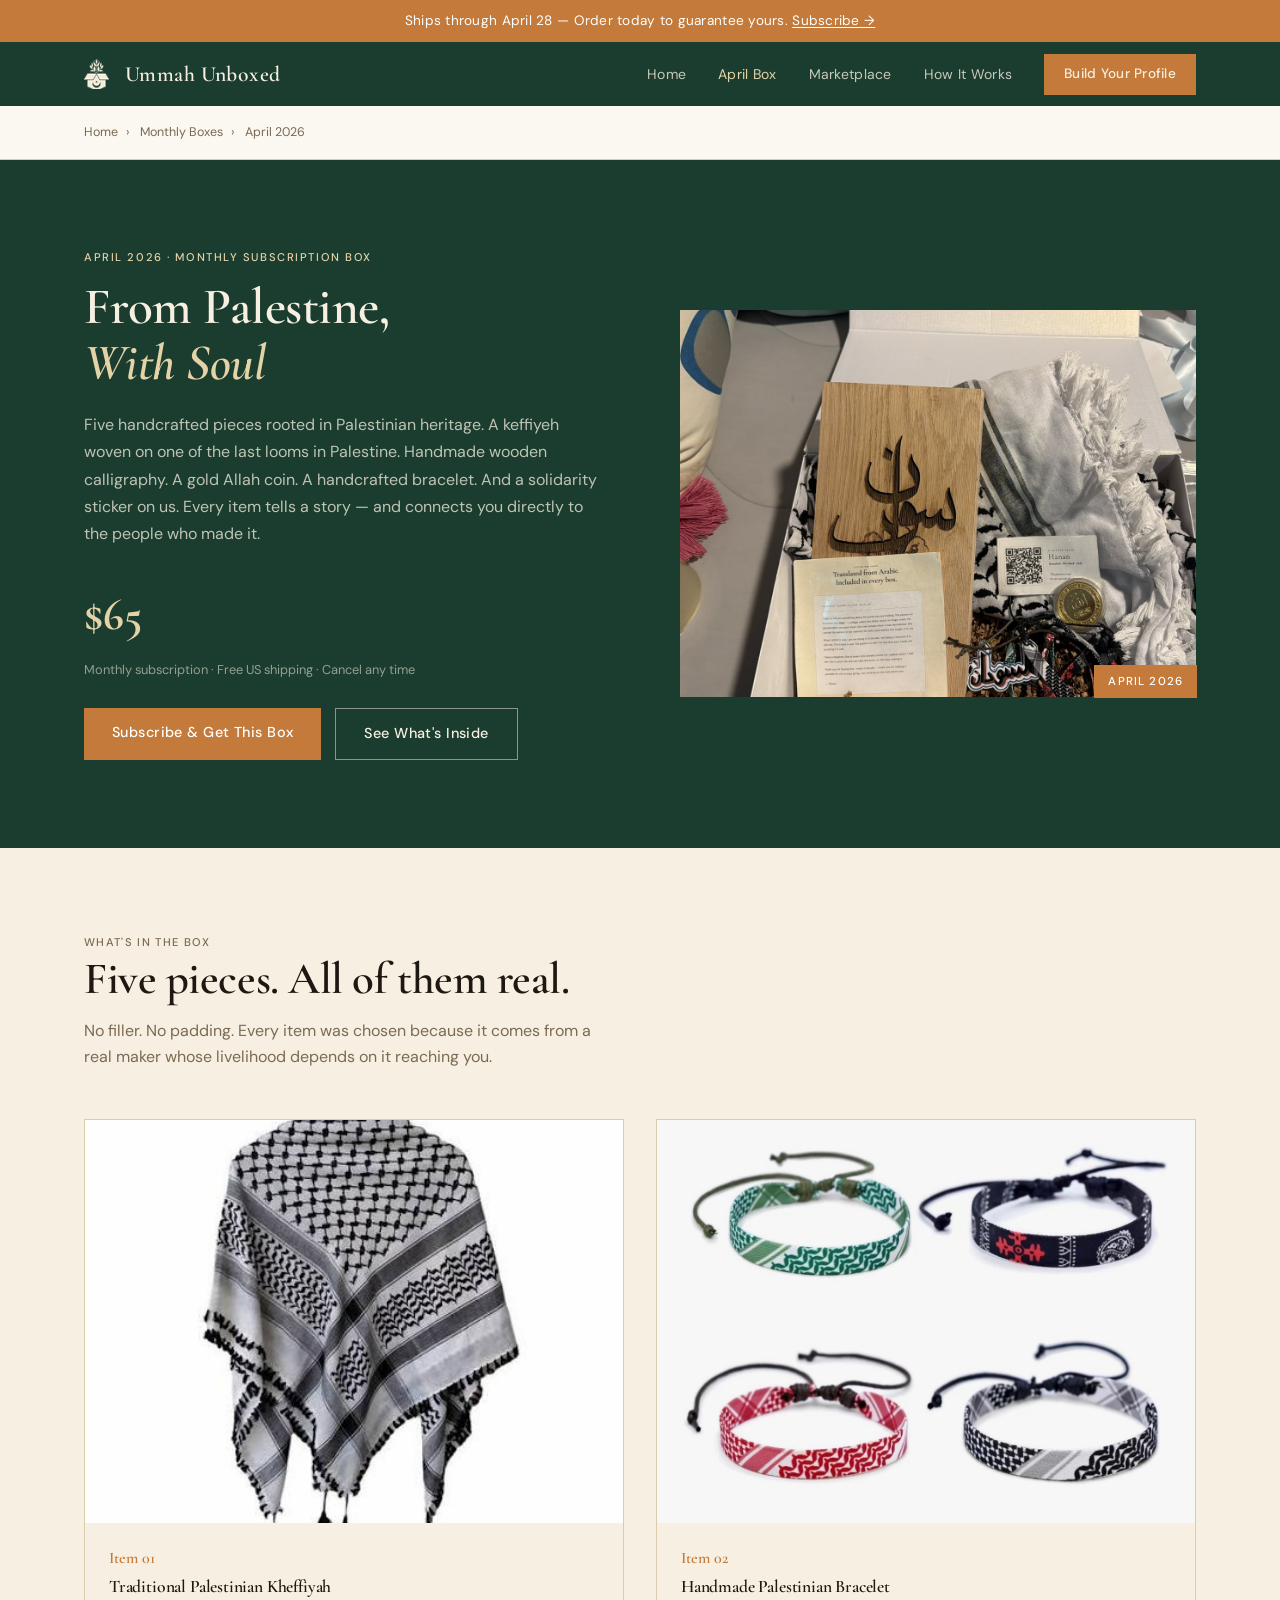
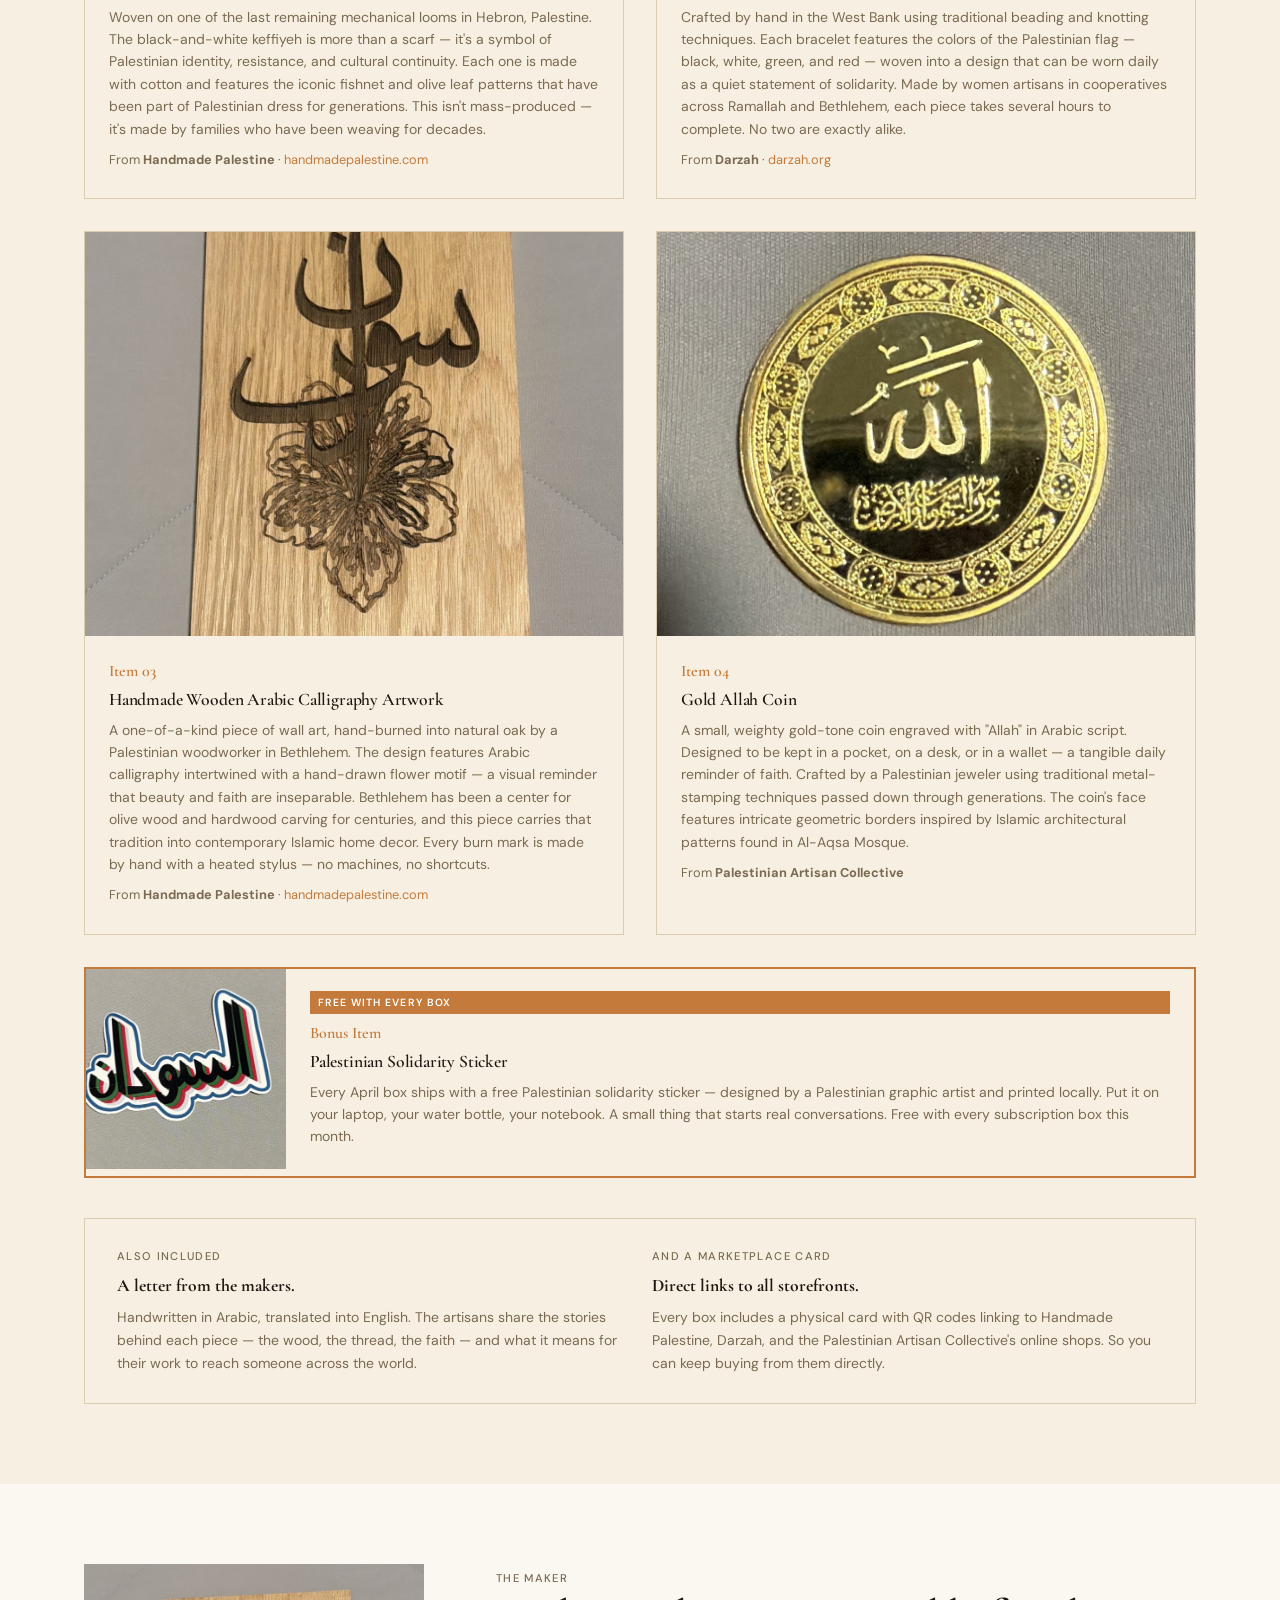
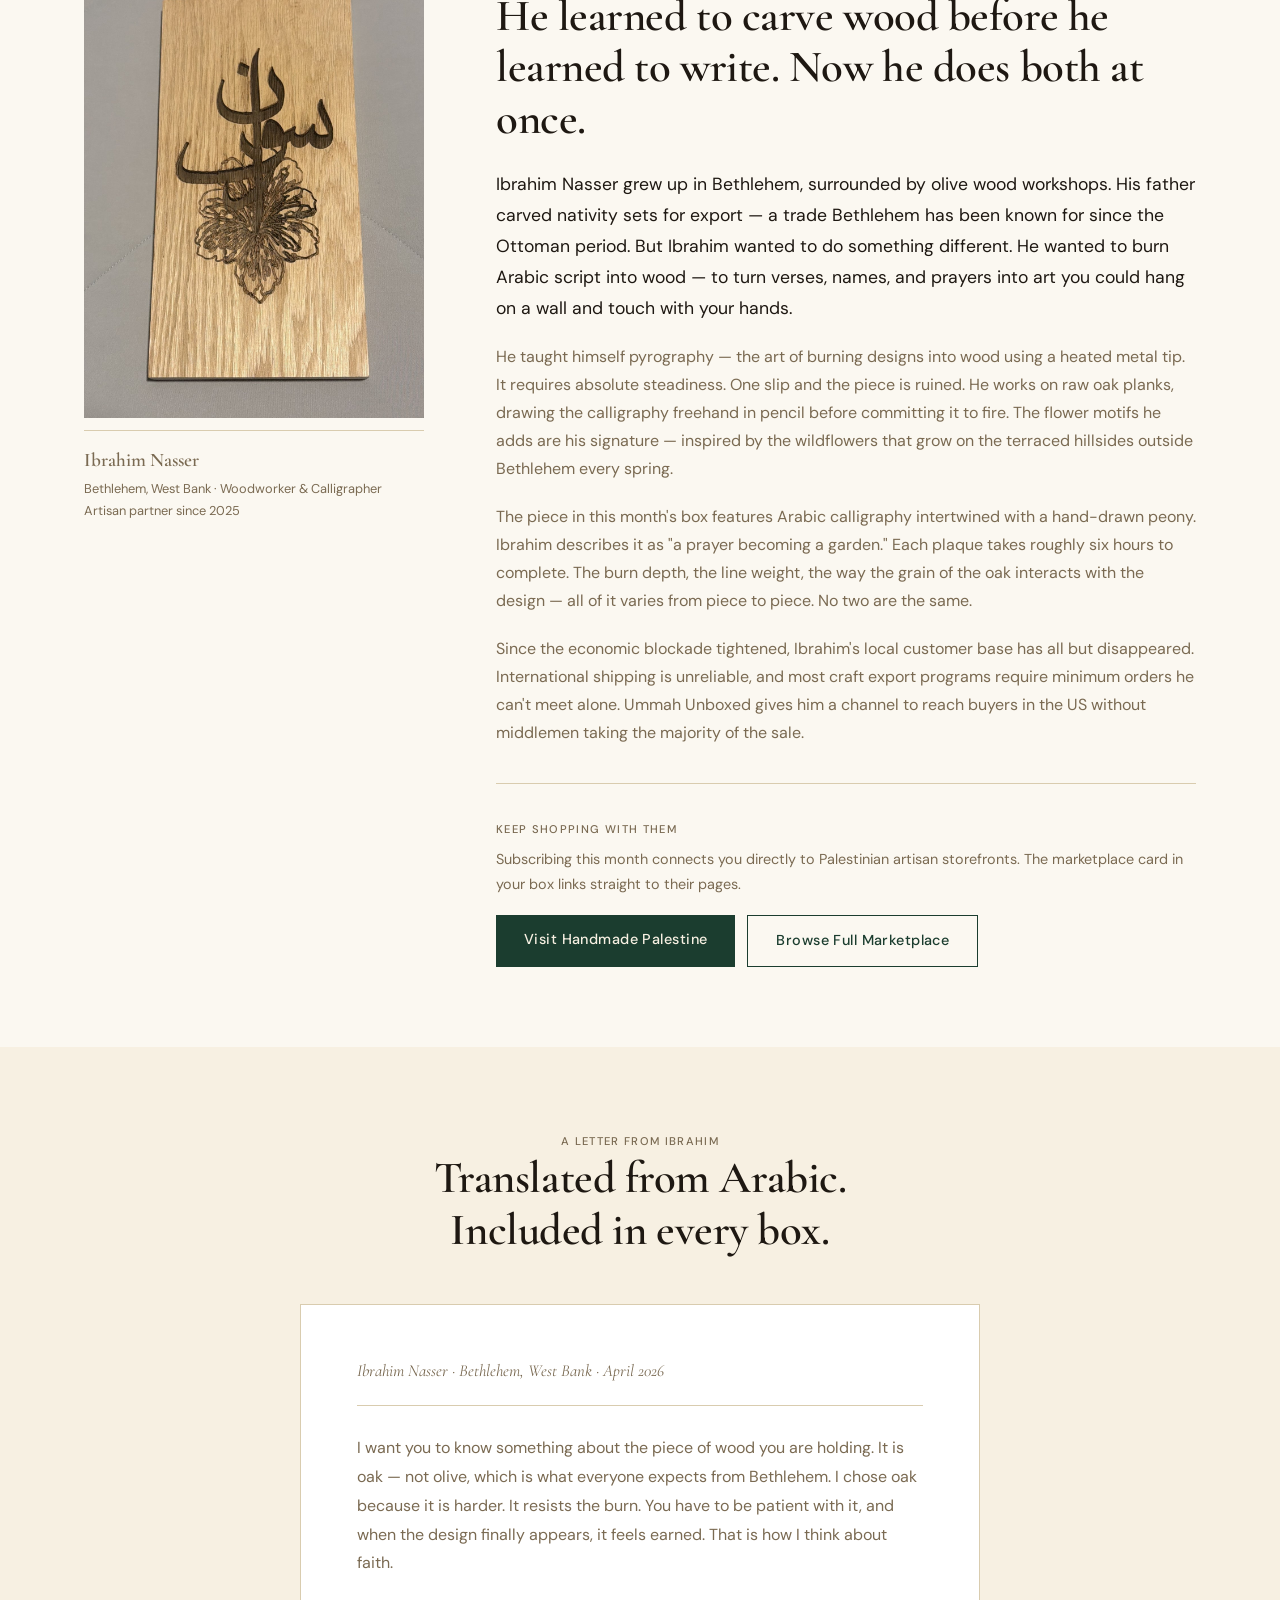
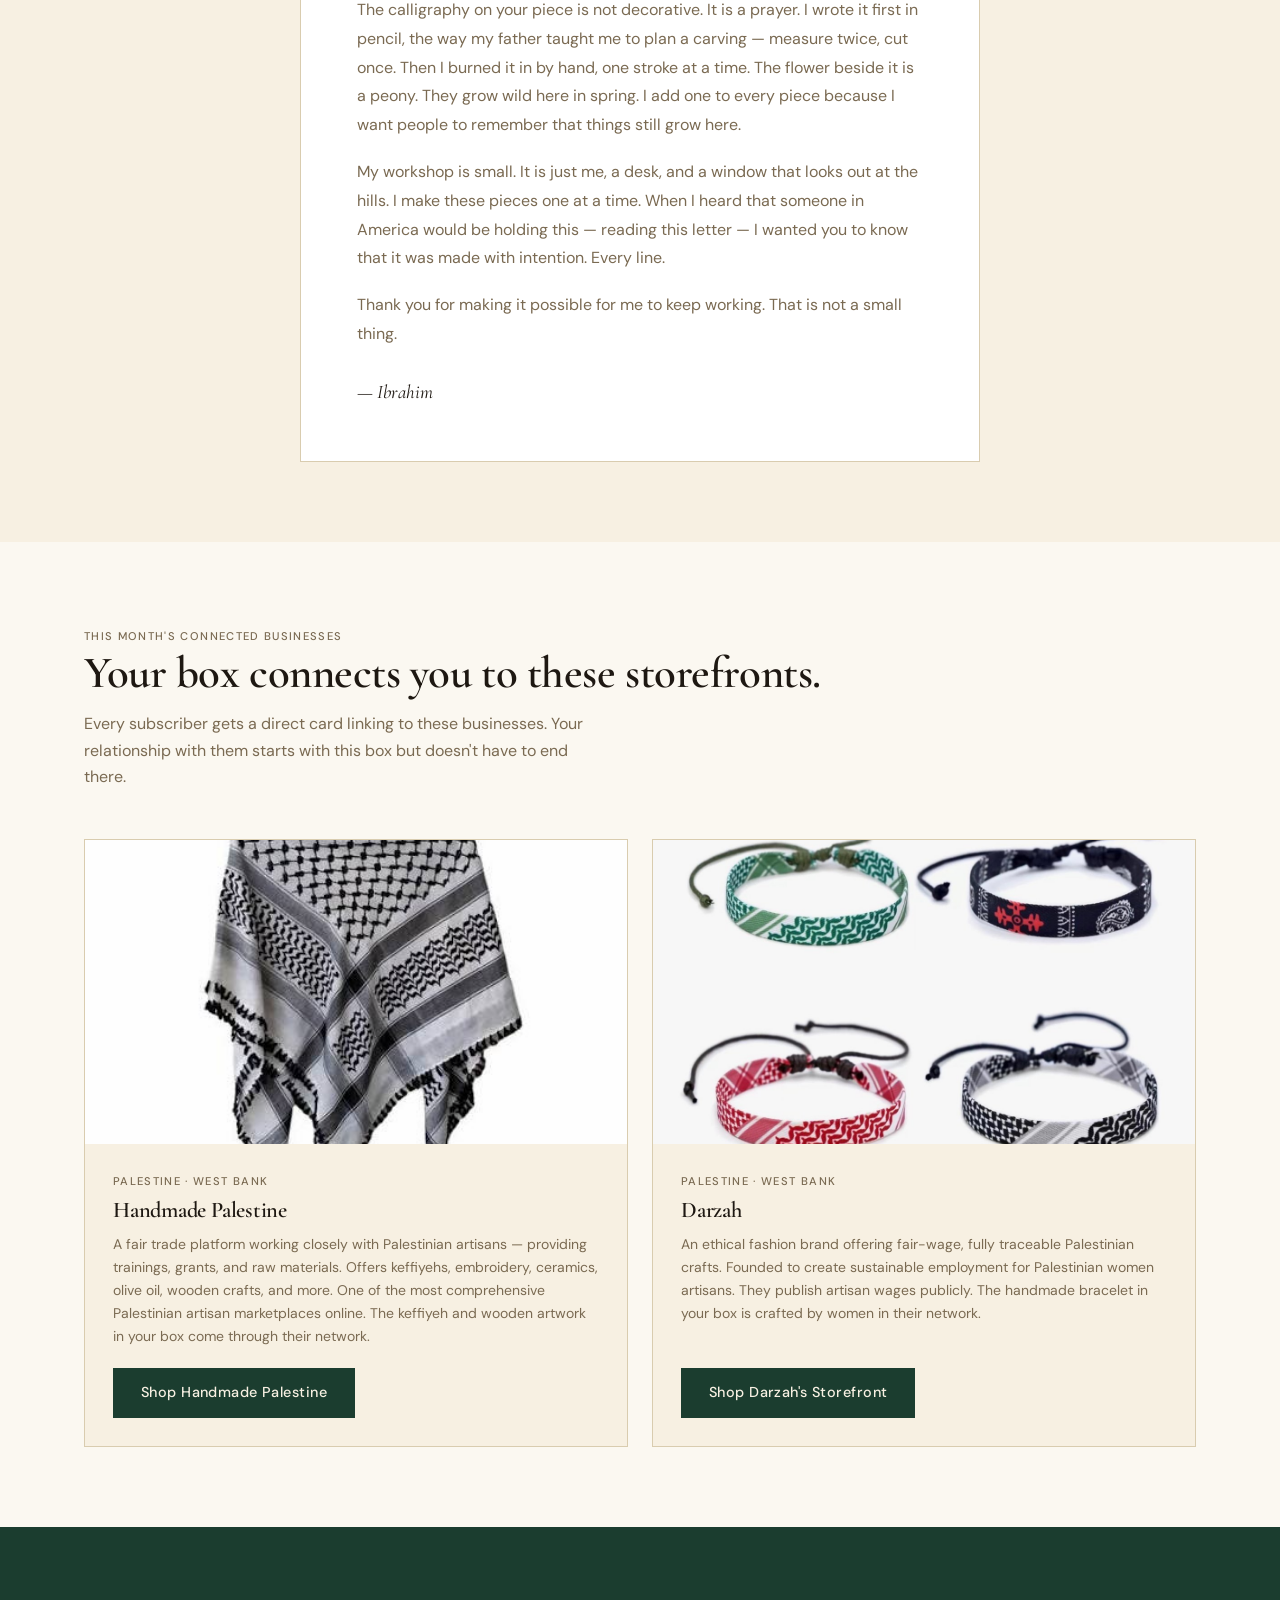
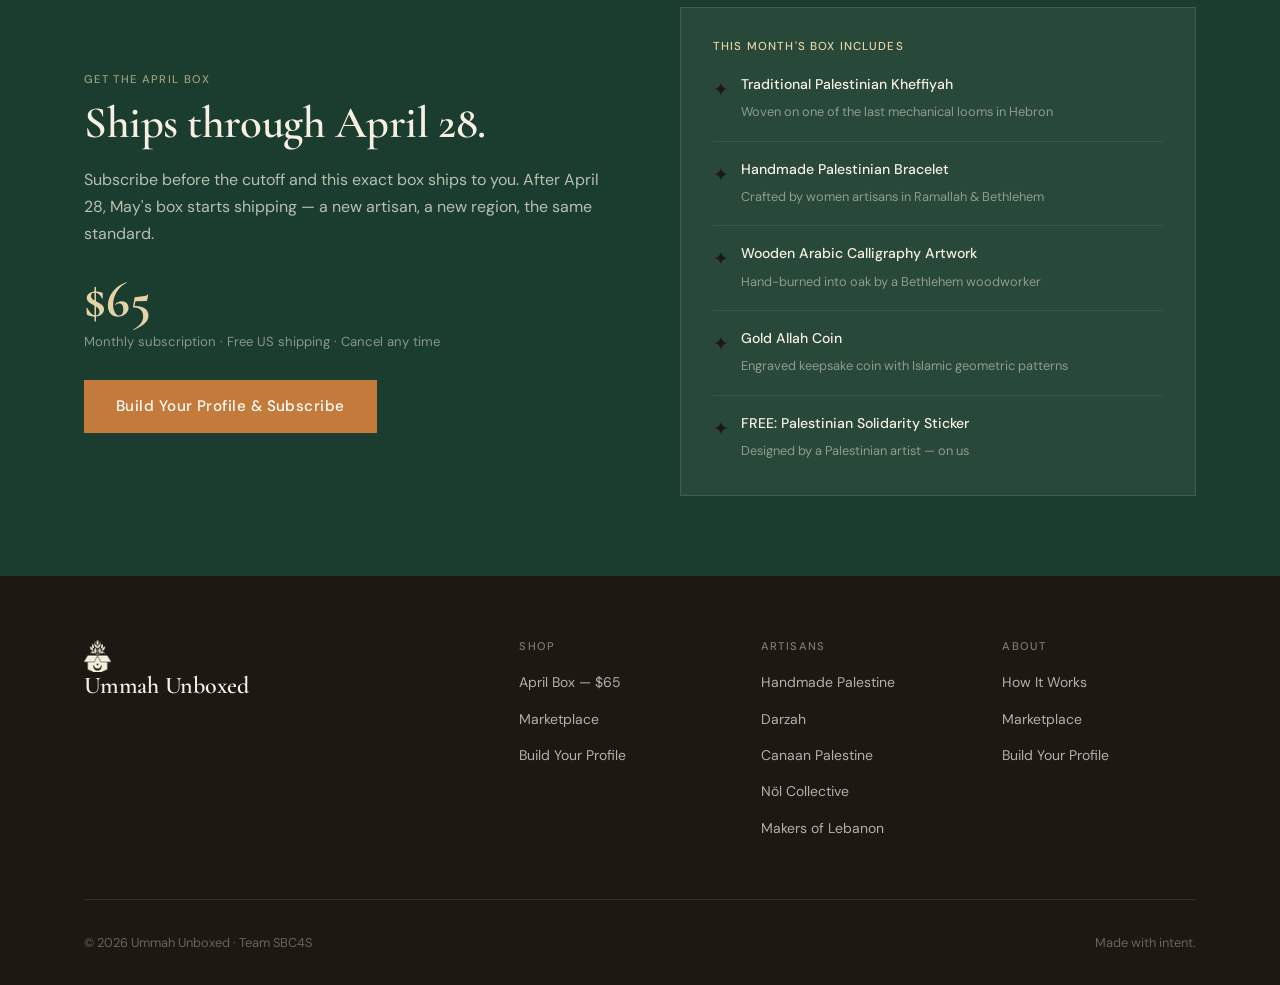
<file: april-box.html>
<!DOCTYPE html>
<html lang="en">
<head>
  <meta charset="UTF-8">
  <meta name="viewport" content="width=device-width, initial-scale=1.0">
  <title>April 2026 Box — From Palestine, With Soul · Ummah Unboxed</title>
  <link rel="icon" type="image/png" href="favicon.png">
  <link rel="stylesheet" href="styles.css">
  <style>
    .letter-section {
      background: var(--cream); padding: 80px 0;
    }
    .letter-wrap {
      max-width: 680px; margin: 0 auto;
      background: #fff; border: 1px solid var(--border);
      padding: 52px 56px;
    }
    .letter-wrap .letter-from {
      font-family: 'Cormorant Garamond', Georgia, serif; font-style: italic;
      font-size: 1.05rem; color: var(--muted); margin-bottom: 28px;
      padding-bottom: 20px; border-bottom: 1px solid var(--border);
    }
    .letter-wrap p { color: var(--muted); line-height: 1.8; margin-bottom: 18px; }
    .letter-wrap .letter-sig {
      font-family: 'Cormorant Garamond', Georgia, serif; font-style: italic;
      font-size: 1.2rem; color: var(--warm-black); margin-top: 28px;
    }
    .connect-section { padding: 80px 0; background: var(--light-cream); }
    .connect-cards {
      display: grid; grid-template-columns: 1fr 1fr; gap: 24px; margin-top: 40px;
    }
    .connect-card {
      border: 1px solid var(--border); background: var(--cream);
      display: flex; flex-direction: column;
    }
    .connect-card__img { aspect-ratio: 16/9; overflow: hidden; }
    .connect-card__img img { width: 100%; height: 100%; object-fit: cover; }
    .connect-card__body { padding: 28px; flex: 1; display: flex; flex-direction: column; }
    .connect-card__body .label { margin-bottom: 6px; }
    .connect-card__body h3 { font-size: 1.4rem; margin-bottom: 10px; }
    .connect-card__body p  { font-size: 0.875rem; color: var(--muted); line-height: 1.65; flex: 1; margin-bottom: 20px; }
    .connect-card__body .btn { margin-top: auto; align-self: flex-start; }
    .subscribe-strip { background: var(--deep-green); padding: 80px 0; }
    .subscribe-strip__inner { display: grid; grid-template-columns: 1fr 1fr; gap: 80px; align-items: center; }
    .subscribe-strip__text h2 { color: var(--cream); margin-bottom: 16px; }
    .subscribe-strip__text p  { color: rgba(247,240,226,0.72); margin-bottom: 28px; line-height: 1.7; }
    .subscribe-strip__text .price {
      font-family: 'Cormorant Garamond', Georgia, serif;
      font-size: 3.2rem; font-weight: 700; color: var(--wheat); line-height: 1; margin-bottom: 4px;
    }
    .subscribe-strip__text .price-note { font-size: 0.82rem; color: rgba(247,240,226,0.5); margin-bottom: 28px; }
    .subscribe-strip__what { background: rgba(247,240,226,0.06); border: 1px solid rgba(247,240,226,0.12); padding: 32px; }
    .subscribe-strip__what h4 { color: var(--wheat); font-size: 0.72rem; letter-spacing: 0.1em; text-transform: uppercase; font-family: 'DM Sans', sans-serif; font-weight: 500; margin-bottom: 20px; }
    .included-list li {
      display: flex; gap: 12px; margin-bottom: 16px; padding-bottom: 16px;
      border-bottom: 1px solid rgba(247,240,226,0.08);
    }
    .included-list li:last-child { margin-bottom: 0; padding-bottom: 0; border-bottom: none; }
    .included-list__icon { font-size: 1.2rem; flex-shrink: 0; margin-top: 1px; }
    .included-list__text strong { display: block; font-size: 0.88rem; color: var(--cream); font-weight: 500; margin-bottom: 2px; }
    .included-list__text span  { font-size: 0.8rem; color: rgba(247,240,226,0.5); }
    .breadcrumb {
      font-size: 0.78rem; color: var(--muted); padding: 16px 0;
      border-bottom: 1px solid var(--border); background: var(--light-cream);
    }
    .breadcrumb a { color: var(--muted); }
    .breadcrumb a:hover { color: var(--amber); }
    .breadcrumb span { margin: 0 8px; }
    .freebie-badge {
      display: inline-block; background: var(--amber); color: #fff;
      font-size: 0.65rem; letter-spacing: 0.1em; text-transform: uppercase;
      font-weight: 600; padding: 3px 8px; margin-bottom: 6px;
    }
    .box-photo-section {
      background: var(--light-cream); padding: 56px 0; text-align: center;
    }
    .box-photo-section img {
      max-width: 720px; width: 100%; margin: 0 auto;
      border: 1px solid var(--border);
    }
    .box-photo-section .label { margin-bottom: 12px; display: block; }
    @media (max-width: 768px) {
      .connect-cards { grid-template-columns: 1fr; }
      .subscribe-strip__inner { grid-template-columns: 1fr; gap: 40px; }
      .letter-wrap { padding: 32px 24px; }
    }
  </style>
</head>
<body>

<!-- Announcement Bar -->
<div class="announce-bar">
  Ships through April 28 — Order today to guarantee yours.&nbsp;<a href="profile.html">Subscribe &rarr;</a>
</div>

<!-- Navigation -->
<nav class="nav">
  <div class="nav__inner">
    <a href="index.html" class="nav__logo"><img src="logo-nav-light.png" alt="" class="nav__logo-img"> Ummah Unboxed</a>
    <div class="nav__links">
      <a href="index.html">Home</a>
      <a href="april-box.html" class="active">April Box</a>
      <a href="marketplace.html">Marketplace</a>
      <a href="index.html#how-it-works">How It Works</a>
      <a href="profile.html" class="nav__cta">Build Your Profile</a>
    </div>
  </div>
</nav>

<!-- Breadcrumb -->
<div class="breadcrumb">
  <div class="container">
    <a href="index.html">Home</a><span>&rsaquo;</span>
    <a href="april-box.html">Monthly Boxes</a><span>&rsaquo;</span>
    April 2026
  </div>
</div>

<!-- April Hero -->
<section class="april-hero">
  <div class="container">
    <div class="april-hero__inner">
      <div>
        <div class="april-hero__label">April 2026 &middot; Monthly Subscription Box</div>
        <h1 class="april-hero__title">From Palestine,<br><em>With Soul</em></h1>
        <p class="april-hero__desc">Five handcrafted pieces rooted in Palestinian heritage. A keffiyeh woven on one of the last looms in Palestine. Handmade wooden calligraphy. A gold Allah coin. A handcrafted bracelet. And a solidarity sticker on us. Every item tells a story — and connects you directly to the people who made it.</p>
        <div class="april-hero__price">$65</div>
        <div class="april-hero__price-note">Monthly subscription &middot; Free US shipping &middot; Cancel any time</div>
        <div style="display: flex; gap: 14px; flex-wrap: wrap;">
          <a href="profile.html" class="btn btn--amber">Subscribe &amp; Get This Box</a>
          <a href="#whats-inside" class="btn btn--outline-light">See What's Inside</a>
        </div>
      </div>
      <div class="april-hero__img">
        <img src="box-full.jpeg" alt="April 2026 box contents - keffiyeh, wooden calligraphy art, and gold Allah coin">
      </div>
    </div>
  </div>
</section>

<!-- What's Inside -->
<section class="box-contents" id="whats-inside">
  <div class="container">
    <div class="section-header">
      <span class="label">What's in the Box</span>
      <h2>Five pieces. All of them real.</h2>
      <p>No filler. No padding. Every item was chosen because it comes from a real maker whose livelihood depends on it reaching you.</p>
    </div>
    <div class="box-contents__grid" style="grid-template-columns: repeat(2, 1fr);">

      <div class="box-item">
        <div class="box-item__img">
          <img src="keffiyeh.png" alt="Traditional Palestinian keffiyeh">
        </div>
        <div class="box-item__body">
          <div class="box-item__num">Item 01</div>
          <h4>Traditional Palestinian Kheffiyah</h4>
          <p>Woven on one of the last remaining mechanical looms in Hebron, Palestine. The black-and-white keffiyeh is more than a scarf — it's a symbol of Palestinian identity, resistance, and cultural continuity. Each one is made with cotton and features the iconic fishnet and olive leaf patterns that have been part of Palestinian dress for generations. This isn't mass-produced — it's made by families who have been weaving for decades.</p>
          <p style="font-size: 0.8rem; margin-top: 10px; color: var(--muted);">From <strong>Handmade Palestine</strong> &middot; <a href="https://handmadepalestine.com" target="_blank" style="color: var(--amber);">handmadepalestine.com</a></p>
        </div>
      </div>

      <div class="box-item">
        <div class="box-item__img">
          <img src="bracelets.jpeg" alt="Handmade Palestinian bracelets">
        </div>
        <div class="box-item__body">
          <div class="box-item__num">Item 02</div>
          <h4>Handmade Palestinian Bracelet</h4>
          <p>Crafted by hand in the West Bank using traditional beading and knotting techniques. Each bracelet features the colors of the Palestinian flag — black, white, green, and red — woven into a design that can be worn daily as a quiet statement of solidarity. Made by women artisans in cooperatives across Ramallah and Bethlehem, each piece takes several hours to complete. No two are exactly alike.</p>
          <p style="font-size: 0.8rem; margin-top: 10px; color: var(--muted);">From <strong>Darzah</strong> &middot; <a href="https://www.darzah.org" target="_blank" style="color: var(--amber);">darzah.org</a></p>
        </div>
      </div>

      <div class="box-item">
        <div class="box-item__img">
          <img src="wooden-art.jpeg" alt="Handmade wooden Arabic calligraphy artwork with flower design">
        </div>
        <div class="box-item__body">
          <div class="box-item__num">Item 03</div>
          <h4>Handmade Wooden Arabic Calligraphy Artwork</h4>
          <p>A one-of-a-kind piece of wall art, hand-burned into natural oak by a Palestinian woodworker in Bethlehem. The design features Arabic calligraphy intertwined with a hand-drawn flower motif — a visual reminder that beauty and faith are inseparable. Bethlehem has been a center for olive wood and hardwood carving for centuries, and this piece carries that tradition into contemporary Islamic home decor. Every burn mark is made by hand with a heated stylus — no machines, no shortcuts.</p>
          <p style="font-size: 0.8rem; margin-top: 10px; color: var(--muted);">From <strong>Handmade Palestine</strong> &middot; <a href="https://handmadepalestine.com" target="_blank" style="color: var(--amber);">handmadepalestine.com</a></p>
        </div>
      </div>

      <div class="box-item">
        <div class="box-item__img">
          <img src="gold-coin.jpeg" alt="Gold Allah coin">
        </div>
        <div class="box-item__body">
          <div class="box-item__num">Item 04</div>
          <h4>Gold Allah Coin</h4>
          <p>A small, weighty gold-tone coin engraved with "Allah" in Arabic script. Designed to be kept in a pocket, on a desk, or in a wallet — a tangible daily reminder of faith. Crafted by a Palestinian jeweler using traditional metal-stamping techniques passed down through generations. The coin's face features intricate geometric borders inspired by Islamic architectural patterns found in Al-Aqsa Mosque.</p>
          <p style="font-size: 0.8rem; margin-top: 10px; color: var(--muted);">From <strong>Palestinian Artisan Collective</strong></p>
        </div>
      </div>

    </div>

    <!-- Freebie -->
    <div style="margin-top: 32px;">
      <div class="box-item" style="display: grid; grid-template-columns: 200px 1fr; border: 2px solid var(--amber);">
        <div class="box-item__img" style="aspect-ratio: 1;">
          <img src="sticker.jpeg" alt="Palestinian solidarity sticker" style="width: 100%; height: 100%; object-fit: cover;">
        </div>
        <div class="box-item__body" style="display: flex; flex-direction: column; justify-content: center;">
          <span class="freebie-badge">Free With Every Box</span>
          <div class="box-item__num">Bonus Item</div>
          <h4>Palestinian Solidarity Sticker</h4>
          <p>Every April box ships with a free Palestinian solidarity sticker — designed by a Palestinian graphic artist and printed locally. Put it on your laptop, your water bottle, your notebook. A small thing that starts real conversations. Free with every subscription box this month.</p>
        </div>
      </div>
    </div>

    <!-- Also included note -->
    <div style="margin-top: 40px; padding: 28px 32px; border: 1px solid var(--border); background: var(--cream); display: flex; gap: 24px; flex-wrap: wrap;">
      <div style="flex: 1; min-width: 200px;">
        <span class="label" style="margin-bottom: 6px; display: block;">Also Included</span>
        <strong style="font-family: 'Cormorant Garamond', Georgia, serif; font-size: 1.1rem;">A letter from the makers.</strong>
        <p style="font-size: 0.875rem; color: var(--muted); margin-top: 6px;">Handwritten in Arabic, translated into English. The artisans share the stories behind each piece — the wood, the thread, the faith — and what it means for their work to reach someone across the world.</p>
      </div>
      <div style="flex: 1; min-width: 200px;">
        <span class="label" style="margin-bottom: 6px; display: block;">And a Marketplace Card</span>
        <strong style="font-family: 'Cormorant Garamond', Georgia, serif; font-size: 1.1rem;">Direct links to all storefronts.</strong>
        <p style="font-size: 0.875rem; color: var(--muted); margin-top: 6px;">Every box includes a physical card with QR codes linking to Handmade Palestine, Darzah, and the Palestinian Artisan Collective's online shops. So you can keep buying from them directly.</p>
      </div>
    </div>
  </div>
</section>

<!-- Artisan Story -->
<section class="artisan-story" style="background: var(--light-cream);">
  <div class="container">
    <div class="artisan-story__inner">
      <div class="artisan-story__portrait">
        <img src="wooden-art.jpeg" alt="Handmade wooden Arabic calligraphy artwork from Bethlehem">
        <div class="artisan-story__portrait-caption">
          <span class="artisan-story__portrait-name">Ibrahim Nasser</span>
          Bethlehem, West Bank &middot; Woodworker &amp; Calligrapher<br>
          Artisan partner since 2025
        </div>
      </div>
      <div class="artisan-story__text">
        <span class="label">The Maker</span>
        <h2>He learned to carve wood before he learned to write. Now he does both at once.</h2>
        <p class="lead">Ibrahim Nasser grew up in Bethlehem, surrounded by olive wood workshops. His father carved nativity sets for export — a trade Bethlehem has been known for since the Ottoman period. But Ibrahim wanted to do something different. He wanted to burn Arabic script into wood — to turn verses, names, and prayers into art you could hang on a wall and touch with your hands.</p>
        <p>He taught himself pyrography — the art of burning designs into wood using a heated metal tip. It requires absolute steadiness. One slip and the piece is ruined. He works on raw oak planks, drawing the calligraphy freehand in pencil before committing it to fire. The flower motifs he adds are his signature — inspired by the wildflowers that grow on the terraced hillsides outside Bethlehem every spring.</p>
        <p>The piece in this month's box features Arabic calligraphy intertwined with a hand-drawn peony. Ibrahim describes it as "a prayer becoming a garden." Each plaque takes roughly six hours to complete. The burn depth, the line weight, the way the grain of the oak interacts with the design — all of it varies from piece to piece. No two are the same.</p>
        <p>Since the economic blockade tightened, Ibrahim's local customer base has all but disappeared. International shipping is unreliable, and most craft export programs require minimum orders he can't meet alone. Ummah Unboxed gives him a channel to reach buyers in the US without middlemen taking the majority of the sale.</p>

        <div class="artisan-story__cta">
          <span class="label" style="margin-bottom: 8px; display: block;">Keep Shopping With Them</span>
          <p>Subscribing this month connects you directly to Palestinian artisan storefronts. The marketplace card in your box links straight to their pages.</p>
          <div style="display: flex; gap: 12px; flex-wrap: wrap;">
            <a href="https://handmadepalestine.com" target="_blank" class="btn btn--primary">Visit Handmade Palestine</a>
            <a href="marketplace.html" class="btn btn--outline">Browse Full Marketplace</a>
          </div>
        </div>
      </div>
    </div>
  </div>
</section>

<!-- Letter Preview -->
<section class="letter-section">
  <div class="container">
    <div class="section-header section-header--center">
      <span class="label">A Letter from Ibrahim</span>
      <h2>Translated from Arabic.<br>Included in every box.</h2>
    </div>
    <div class="letter-wrap">
      <div class="letter-from">Ibrahim Nasser &middot; Bethlehem, West Bank &middot; April 2026</div>
      <p>I want you to know something about the piece of wood you are holding. It is oak — not olive, which is what everyone expects from Bethlehem. I chose oak because it is harder. It resists the burn. You have to be patient with it, and when the design finally appears, it feels earned. That is how I think about faith.</p>
      <p>The calligraphy on your piece is not decorative. It is a prayer. I wrote it first in pencil, the way my father taught me to plan a carving — measure twice, cut once. Then I burned it in by hand, one stroke at a time. The flower beside it is a peony. They grow wild here in spring. I add one to every piece because I want people to remember that things still grow here.</p>
      <p>My workshop is small. It is just me, a desk, and a window that looks out at the hills. I make these pieces one at a time. When I heard that someone in America would be holding this — reading this letter — I wanted you to know that it was made with intention. Every line.</p>
      <p>Thank you for making it possible for me to keep working. That is not a small thing.</p>
      <div class="letter-sig">&mdash; Ibrahim</div>
    </div>
  </div>
</section>

<!-- Connect to Marketplace -->
<section class="connect-section">
  <div class="container">
    <div class="section-header">
      <span class="label">This Month's Connected Businesses</span>
      <h2>Your box connects you to these storefronts.</h2>
      <p>Every subscriber gets a direct card linking to these businesses. Your relationship with them starts with this box but doesn't have to end there.</p>
    </div>
    <div class="connect-cards">

      <div class="connect-card">
        <div class="connect-card__img">
          <img src="keffiyeh.png" alt="Palestinian keffiyeh">
        </div>
        <div class="connect-card__body">
          <span class="label">Palestine &middot; West Bank</span>
          <h3>Handmade Palestine</h3>
          <p>A fair trade platform working closely with Palestinian artisans — providing trainings, grants, and raw materials. Offers keffiyehs, embroidery, ceramics, olive oil, wooden crafts, and more. One of the most comprehensive Palestinian artisan marketplaces online. The keffiyeh and wooden artwork in your box come through their network.</p>
          <a href="https://handmadepalestine.com" target="_blank" class="btn btn--primary">Shop Handmade Palestine</a>
        </div>
      </div>

      <div class="connect-card">
        <div class="connect-card__img">
          <img src="bracelets.jpeg" alt="Handmade Palestinian bracelets by Darzah">
        </div>
        <div class="connect-card__body">
          <span class="label">Palestine &middot; West Bank</span>
          <h3>Darzah</h3>
          <p>An ethical fashion brand offering fair-wage, fully traceable Palestinian crafts. Founded to create sustainable employment for Palestinian women artisans. They publish artisan wages publicly. The handmade bracelet in your box is crafted by women in their network.</p>
          <a href="https://www.darzah.org" target="_blank" class="btn btn--primary">Shop Darzah's Storefront</a>
        </div>
      </div>

    </div>
  </div>
</section>

<!-- Subscribe CTA -->
<section class="subscribe-strip">
  <div class="container">
    <div class="subscribe-strip__inner">
      <div class="subscribe-strip__text">
        <span class="label" style="color: var(--wheat); opacity: 0.65; margin-bottom: 10px; display: block;">Get the April Box</span>
        <h2>Ships through April 28.</h2>
        <p>Subscribe before the cutoff and this exact box ships to you. After April 28, May's box starts shipping — a new artisan, a new region, the same standard.</p>
        <div class="price">$65</div>
        <div class="price-note">Monthly subscription &middot; Free US shipping &middot; Cancel any time</div>
        <a href="profile.html" class="btn btn--amber" style="font-size: 0.95rem; padding: 14px 32px;">Build Your Profile &amp; Subscribe</a>
      </div>
      <div class="subscribe-strip__what">
        <h4>This month's box includes</h4>
        <ul class="included-list">
          <li>
            <span class="included-list__icon">&#10022;</span>
            <div class="included-list__text">
              <strong>Traditional Palestinian Kheffiyah</strong>
              <span>Woven on one of the last mechanical looms in Hebron</span>
            </div>
          </li>
          <li>
            <span class="included-list__icon">&#10022;</span>
            <div class="included-list__text">
              <strong>Handmade Palestinian Bracelet</strong>
              <span>Crafted by women artisans in Ramallah &amp; Bethlehem</span>
            </div>
          </li>
          <li>
            <span class="included-list__icon">&#10022;</span>
            <div class="included-list__text">
              <strong>Wooden Arabic Calligraphy Artwork</strong>
              <span>Hand-burned into oak by a Bethlehem woodworker</span>
            </div>
          </li>
          <li>
            <span class="included-list__icon">&#10022;</span>
            <div class="included-list__text">
              <strong>Gold Allah Coin</strong>
              <span>Engraved keepsake coin with Islamic geometric patterns</span>
            </div>
          </li>
          <li>
            <span class="included-list__icon">&#10022;</span>
            <div class="included-list__text">
              <strong>FREE: Palestinian Solidarity Sticker</strong>
              <span>Designed by a Palestinian artist &mdash; on us</span>
            </div>
          </li>
        </ul>
      </div>
    </div>
  </div>
</section>

<!-- Footer -->
<footer class="footer">
  <div class="container">
    <div class="footer__inner">
      <div class="footer__brand">
        <h3><img src="logo-nav-light.png" alt="" style="height: 32px; vertical-align: middle; margin-right: 8px;">Ummah Unboxed</h3>
        <p>A monthly subscription box and marketplace connecting Muslim artisans in conflict-affected regions directly with consumers in the United States.</p>
      </div>
      <div class="footer__col">
        <h4>Shop</h4>
        <ul>
          <li><a href="april-box.html">April Box &mdash; $65</a></li>
          <li><a href="marketplace.html">Marketplace</a></li>
          <li><a href="profile.html">Build Your Profile</a></li>
        </ul>
      </div>
      <div class="footer__col">
        <h4>Artisans</h4>
        <ul>
          <li><a href="https://handmadepalestine.com" target="_blank">Handmade Palestine</a></li>
          <li><a href="https://www.darzah.org" target="_blank">Darzah</a></li>
          <li><a href="https://canaanpalestine.com" target="_blank">Canaan Palestine</a></li>
          <li><a href="https://nolcollective.com" target="_blank">N&ouml;l Collective</a></li>
          <li><a href="https://makersoflebanon.com" target="_blank">Makers of Lebanon</a></li>
        </ul>
      </div>
      <div class="footer__col">
        <h4>About</h4>
        <ul>
          <li><a href="index.html#how-it-works">How It Works</a></li>
          <li><a href="marketplace.html">Marketplace</a></li>
          <li><a href="profile.html">Build Your Profile</a></li>
        </ul>
      </div>
    </div>
    <div class="footer__bottom">
      <span>&copy; 2026 Ummah Unboxed &middot; Team SBC4S</span>
      <span>Made with intent.</span>
    </div>
  </div>
</footer>

</body>
</html>
</file>
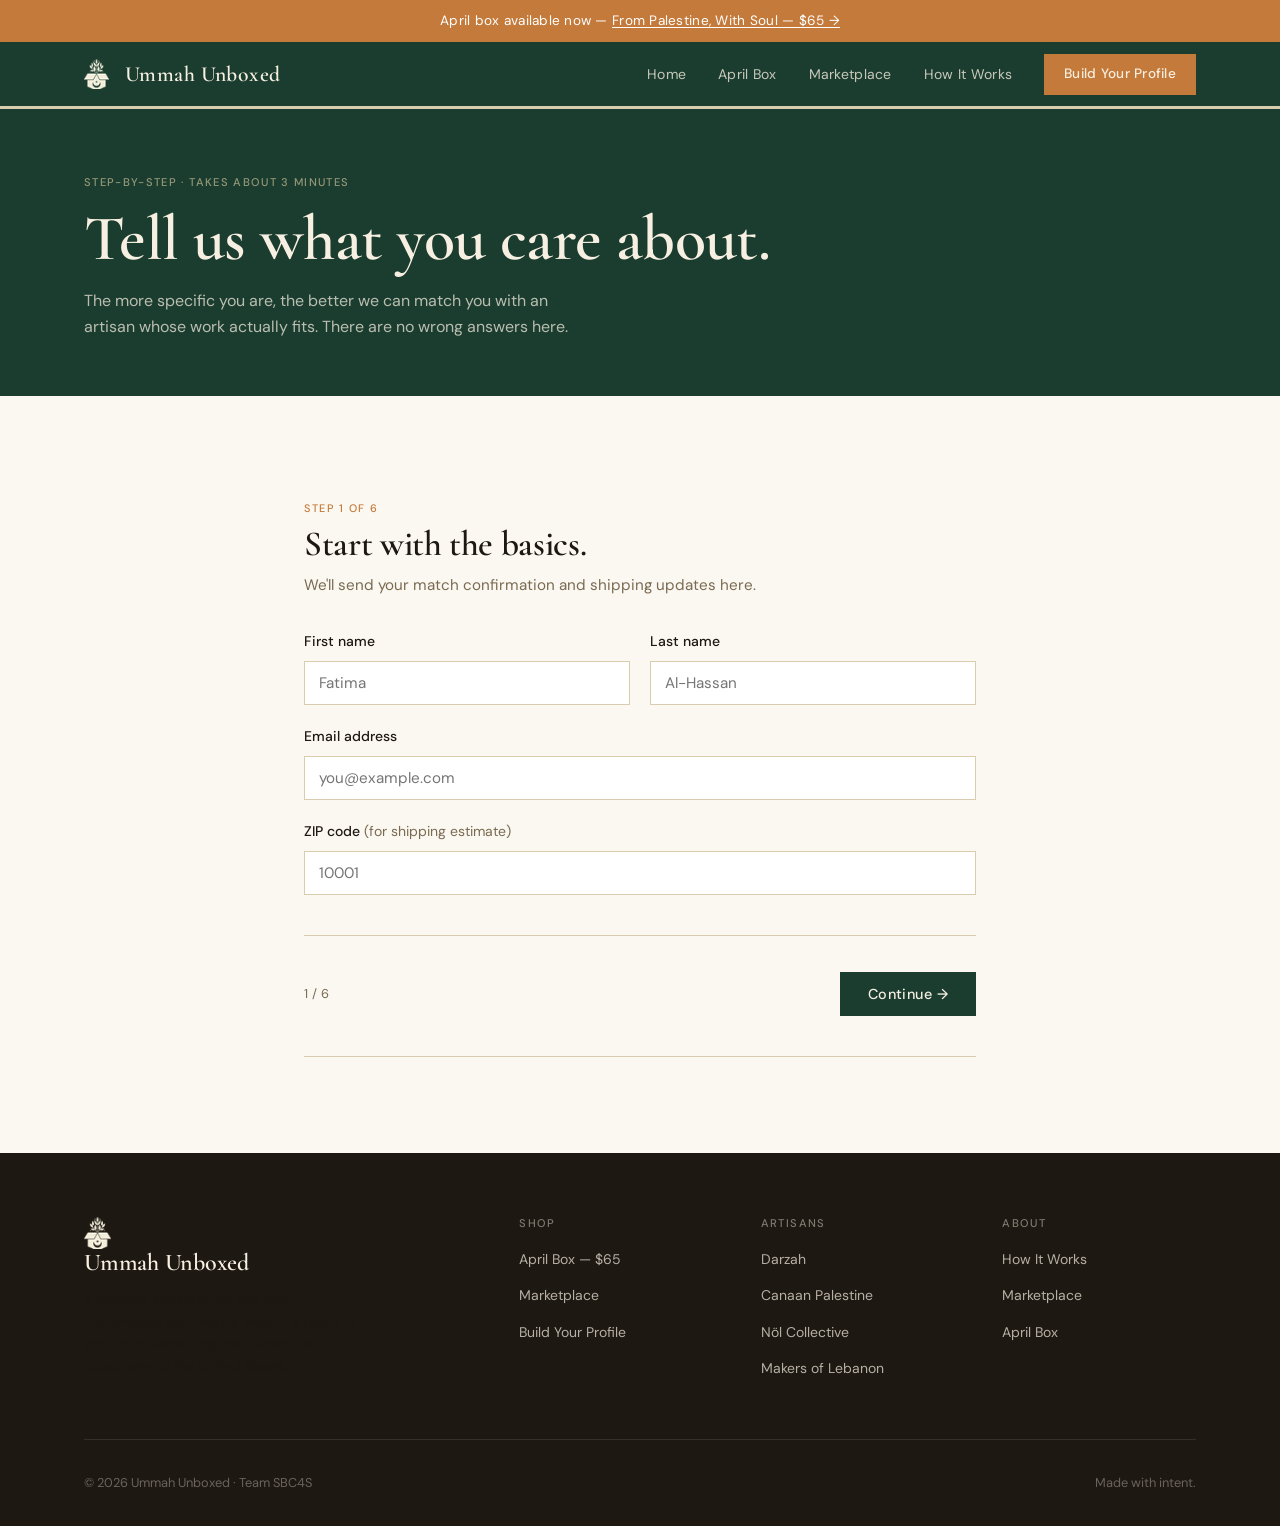
<file: profile.html>
<!DOCTYPE html>
<html lang="en">
<head>
  <meta charset="UTF-8">
  <meta name="viewport" content="width=device-width, initial-scale=1.0">
  <title>Build Your Profile — Ummah Unboxed</title>
  <link rel="icon" type="image/png" href="favicon.png">
  <link rel="stylesheet" href="styles.css">
  <script src="catalog.js"></script>
  <style>
    .progress-bar {
      height: 3px; background: var(--border); position: sticky; top: 64px; z-index: 49;
    }
    .progress-bar__fill {
      height: 100%; background: var(--amber);
      width: 0%; transition: width 0.4s ease;
    }
    .form-step { display: none; }
    .form-step.active { display: block; }
    .form-step__header { margin-bottom: 32px; }
    .form-step__header h3 { font-size: clamp(1.5rem, 3vw, 2.2rem); margin-bottom: 8px; }
    .form-step__header p  { color: var(--muted); font-size: 0.95rem; }
    .step-nav {
      display: flex; justify-content: space-between; align-items: center;
      padding-top: 36px; margin-top: 40px; border-top: 1px solid var(--border);
    }
    .step-counter { font-size: 0.8rem; color: var(--muted); letter-spacing: 0.04em; }
    .step-nav__btns { display: flex; gap: 12px; }
    .gift-toggle {
      display: grid; grid-template-columns: 1fr 1fr; gap: 0; border: 1.5px solid var(--border);
    }
    .gift-toggle label {
      padding: 16px 20px; text-align: center; cursor: pointer; font-size: 0.9rem;
      color: var(--muted); border-right: 1px solid var(--border); transition: background 0.15s;
      font-weight: 400; margin: 0;
    }
    .gift-toggle label:last-child { border-right: none; }
    .gift-toggle input[type="radio"] { display: none; }
    .gift-toggle input[type="radio"]:checked + label {
      background: var(--deep-green); color: var(--cream); font-weight: 500;
    }
    .budget-options { display: flex; gap: 10px; flex-wrap: wrap; }
    .budget-btn {
      padding: 10px 20px; border: 1.5px solid var(--border); background: transparent;
      font-family: 'DM Sans', sans-serif; font-size: 0.875rem; cursor: pointer;
      color: var(--warm-black); transition: background 0.12s, border-color 0.12s, color 0.12s;
    }
    .budget-btn:hover, .budget-btn.selected {
      background: var(--deep-green); border-color: var(--deep-green); color: var(--cream);
    }
    .region-checkboxes { display: grid; grid-template-columns: 1fr 1fr; gap: 10px; }
    .region-check-item {
      display: flex; align-items: center; gap: 10px; padding: 12px 14px;
      border: 1.5px solid var(--border); cursor: pointer; transition: border-color 0.12s;
    }
    .region-check-item:has(input:checked) {
      border-color: var(--deep-green); background: rgba(27,61,47,0.04);
    }
    .region-check-item input { accent-color: var(--deep-green); }
    .region-check-item span { font-size: 0.9rem; }
    .match-result {
      display: none;
      background: var(--deep-green); color: var(--cream); padding: 56px;
      text-align: center;
    }
    .match-result.visible { display: block; }
    .match-result__icon { font-size: 2.4rem; margin-bottom: 16px; }
    .match-result h2 { color: var(--cream); margin-bottom: 12px; }
    .match-result p  { color: rgba(247,240,226,0.72); max-width: 480px; margin: 0 auto 28px; }
    .match-result__artisan {
      display: inline-block; background: rgba(247,240,226,0.08);
      border: 1px solid rgba(247,240,226,0.2); padding: 24px 36px; margin-bottom: 28px;
    }
    .match-result__artisan-name {
      font-family: 'Cormorant Garamond', Georgia, serif; font-size: 1.6rem;
      font-weight: 600; color: var(--wheat); display: block; margin-bottom: 4px;
    }
    .match-result__artisan-loc { font-size: 0.8rem; color: rgba(247,240,226,0.55); }
    .gift-fields { display: none; margin-top: 20px; padding-top: 20px; border-top: 1px solid var(--border); }
    .gift-fields.visible { display: block; }
    textarea#custom-prefs { min-height: 160px; }
    .match-pref-summary {
      background: rgba(247,240,226,0.08); border: 1px solid rgba(247,240,226,0.15);
      padding: 24px 28px; margin-bottom: 32px; text-align: left; max-width: 600px; margin-left: auto; margin-right: auto;
    }
    .match-pref-summary h4 {
      color: var(--wheat); font-family: 'DM Sans', sans-serif; font-size: 0.72rem;
      letter-spacing: 0.1em; text-transform: uppercase; font-weight: 500; margin-bottom: 12px;
    }
    .match-pref-summary li {
      color: rgba(247,240,226,0.7); font-size: 0.88rem; margin-bottom: 8px; line-height: 1.5;
      padding-left: 16px; position: relative; list-style: none;
    }
    .match-pref-summary li::before {
      content: ''; position: absolute; left: 0; top: 8px;
      width: 6px; height: 6px; background: var(--amber); border-radius: 50%;
    }
    .match-grid {
      display: flex; flex-direction: column; gap: 16px;
      max-width: 620px; margin: 0 auto; text-align: left;
    }
    .match-card {
      background: rgba(247,240,226,0.06); border: 1px solid rgba(247,240,226,0.15);
      padding: 24px 28px;
    }
    .match-card__header { display: flex; align-items: baseline; justify-content: space-between; gap: 12px; margin-bottom: 8px; flex-wrap: wrap; }
    .match-card__name { font-family: 'Cormorant Garamond', Georgia, serif; font-size: 1.2rem; font-weight: 600; color: var(--cream); line-height: 1.25; }
    .match-card__price { font-family: 'Cormorant Garamond', Georgia, serif; font-size: 1.15rem; font-weight: 600; color: var(--wheat); flex-shrink: 0; }
    .match-card__brand { font-size: 0.68rem; letter-spacing: 0.08em; text-transform: uppercase; color: var(--amber); font-weight: 500; margin-bottom: 10px; display: block; }
    .match-card__why { font-size: 0.82rem; color: rgba(247,240,226,0.8); line-height: 1.6; margin-bottom: 12px; padding: 10px 14px; background: rgba(196,122,58,0.12); border-left: 3px solid var(--amber); }
    .match-card__desc { font-size: 0.78rem; color: rgba(247,240,226,0.5); line-height: 1.5; margin-bottom: 12px; }
    .match-card__link { font-size: 0.78rem; color: var(--amber); text-decoration: underline; font-weight: 500; }
    .match-score { display: inline-block; font-size: 0.6rem; letter-spacing: 0.08em; text-transform: uppercase; padding: 2px 6px; background: var(--amber); color: #fff; font-weight: 600; margin-right: 8px; }
    .analyzing-overlay {
      position: fixed; inset: 0; background: rgba(30,24,18,0.92); z-index: 999;
      display: flex; align-items: center; justify-content: center; flex-direction: column;
    }
    .analyzing-overlay h3 { color: var(--cream); margin-bottom: 8px; font-size: 1.5rem; }
    .analyzing-overlay p { color: rgba(247,240,226,0.6); font-size: 0.9rem; margin-bottom: 24px; }
    .analyzing-bar { width: 240px; height: 3px; background: rgba(247,240,226,0.15); overflow: hidden; }
    .analyzing-bar__fill { height: 100%; background: var(--amber); width: 0%; transition: width 0.3s; }
    @media (max-width: 600px) { .match-grid { grid-template-columns: 1fr; } }
    select { background-image: url("data:image/svg+xml,%3Csvg xmlns='http://www.w3.org/2000/svg' width='12' height='8' viewBox='0 0 12 8'%3E%3Cpath d='M1 1l5 5 5-5' stroke='%237A6A52' stroke-width='1.5' fill='none'/%3E%3C/svg%3E"); background-repeat: no-repeat; background-position: right 14px center; padding-right: 36px; }
  </style>
</head>
<body>

<!-- Announcement Bar -->
<div class="announce-bar">
  April box available now — <a href="april-box.html">From Palestine, With Soul — $65 &rarr;</a>
</div>

<!-- Navigation -->
<nav class="nav">
  <div class="nav__inner">
    <a href="index.html" class="nav__logo"><img src="logo-nav-light.png" alt="" class="nav__logo-img"> Ummah Unboxed</a>
    <div class="nav__links">
      <a href="index.html">Home</a>
      <a href="april-box.html">April Box</a>
      <a href="marketplace.html">Marketplace</a>
      <a href="index.html#how-it-works">How It Works</a>
      <a href="profile.html" class="nav__cta active">Build Your Profile</a>
    </div>
  </div>
</nav>

<!-- Progress Bar -->
<div class="progress-bar"><div class="progress-bar__fill" id="progress-fill"></div></div>

<!-- Page Header -->
<div class="profile-header">
  <div class="container">
    <span class="label" style="color: var(--wheat); opacity: 0.6; margin-bottom: 10px; display: block;">Step-by-step · Takes about 3 minutes</span>
    <h1>Tell us what you care about.</h1>
    <p>The more specific you are, the better we can match you with an artisan whose work actually fits. There are no wrong answers here.</p>
  </div>
</div>

<!-- Form -->
<div class="profile-form-wrap">
  <form id="profile-form">

    <!-- Step 1: Name + Email -->
    <div class="form-step active" data-step="1">
      <div class="form-step__header">
        <div class="form-step__num">Step 1 of 6</div>
        <h3>Start with the basics.</h3>
        <p>We'll send your match confirmation and shipping updates here.</p>
      </div>
      <div class="input-row">
        <div class="form-field">
          <label for="first-name">First name</label>
          <input type="text" id="first-name" placeholder="Fatima" autocomplete="given-name">
        </div>
        <div class="form-field">
          <label for="last-name">Last name</label>
          <input type="text" id="last-name" placeholder="Al-Hassan" autocomplete="family-name">
        </div>
      </div>
      <div class="form-field">
        <label for="email">Email address</label>
        <input type="email" id="email" placeholder="you@example.com" autocomplete="email">
      </div>
      <div class="form-field">
        <label for="zip">ZIP code <span style="font-weight: 400; color: var(--muted);">(for shipping estimate)</span></label>
        <input type="text" id="zip" placeholder="10001" maxlength="10" autocomplete="postal-code">
      </div>
      <div class="step-nav">
        <span class="step-counter">1 / 6</span>
        <div class="step-nav__btns">
          <button type="button" class="btn btn--primary next-btn">Continue →</button>
        </div>
      </div>
    </div>

    <!-- Step 2: Product Types -->
    <div class="form-step" data-step="2">
      <div class="form-step__header">
        <div class="form-step__num">Step 2 of 6</div>
        <h3>What kinds of things do you love?</h3>
        <p>Select everything that resonates. Don't overthink it.</p>
      </div>
      <div class="form-field">
        <div class="checkbox-group">
          <label class="checkbox-item"><input type="checkbox" value="textiles" name="product_type"> <span>Textiles &amp; embroidery — scarves, pouches, woven goods</span></label>
          <label class="checkbox-item"><input type="checkbox" value="ceramics" name="product_type"> <span>Ceramics &amp; home goods — bowls, mugs, handcrafted objects</span></label>
          <label class="checkbox-item"><input type="checkbox" value="food"     name="product_type"> <span>Food &amp; spices — za'atar, olive oil, dried herbs, small-batch blends</span></label>
          <label class="checkbox-item"><input type="checkbox" value="jewelry"  name="product_type"> <span>Jewelry &amp; accessories — handmade pieces, natural materials</span></label>
          <label class="checkbox-item"><input type="checkbox" value="skincare" name="product_type"> <span>Skincare &amp; soap — traditional recipes, natural ingredients</span></label>
          <label class="checkbox-item"><input type="checkbox" value="art"      name="product_type"> <span>Art &amp; paper goods — prints, calligraphy, illustrated objects</span></label>
        </div>
      </div>
      <div class="step-nav">
        <span class="step-counter">2 / 6</span>
        <div class="step-nav__btns">
          <button type="button" class="btn btn--outline btn--sm prev-btn">← Back</button>
          <button type="button" class="btn btn--primary next-btn">Continue →</button>
        </div>
      </div>
    </div>

    <!-- Step 3: Open Description -->
    <div class="form-step" data-step="3">
      <div class="form-step__header">
        <div class="form-step__num">Step 3 of 6</div>
        <h3>In your own words — what would you love to find in a box?</h3>
        <p>Be as specific or as general as you want. You can mention colors, styles, feelings, memories, regions, or anything else that comes to mind. This is the most important field in this form.</p>
      </div>
      <div class="form-field">
        <label for="custom-prefs">Describe your ideal box</label>
        <textarea id="custom-prefs" name="custom_preferences" placeholder="For example: I grew up eating my grandmother's za'atar and I'd love something that connects me to that. I like things that look handmade and not too polished. I'm drawn to Palestine and Lebanon. I want something I'd actually use every day, not just display..."></textarea>
      </div>
      <div class="form-field" style="margin-top: 24px;">
        <label for="avoid">Anything you'd like to avoid?</label>
        <input type="text" id="avoid" name="avoid" placeholder="e.g. strong fragrances, very fragile items, clothing only...">
      </div>

      <div class="llm-note">
        <div class="llm-note__heading">How this field actually works</div>
        <p>The text you write here is processed by a large language model (LLM) that reads your description and generates a preference profile. It looks for signals like regions you mentioned, types of objects you described, the feeling or aesthetic you're drawn to, and whether your language suggests you want something personal versus functional. That profile is then matched against our artisan database — maker by maker — to rank who fits you best. The more specific and honest your description, the more accurate the match. Vague answers like "I like handmade things" produce a much weaker result than "I want something connected to Palestinian women's craft traditions that I can use in my kitchen." There is no wrong answer, but specificity is rewarded.</p>
      </div>

      <div class="step-nav">
        <span class="step-counter">3 / 6</span>
        <div class="step-nav__btns">
          <button type="button" class="btn btn--outline btn--sm prev-btn">← Back</button>
          <button type="button" class="btn btn--primary next-btn">Continue →</button>
        </div>
      </div>
    </div>

    <!-- Step 4: Sizes -->
    <div class="form-step" data-step="4">
      <div class="form-step__header">
        <div class="form-step__num">Step 4 of 6</div>
        <h3>If we include wearable items, what size?</h3>
        <p>We sometimes include scarves, embroidered garments, or accessories. Let us know your preferences so we don't send something that doesn't fit.</p>
      </div>

      <div class="form-field">
        <label>Clothing / garment size</label>
        <div class="size-row">
          <button type="button" class="size-btn" data-group="clothing">XS</button>
          <button type="button" class="size-btn" data-group="clothing">S</button>
          <button type="button" class="size-btn" data-group="clothing">M</button>
          <button type="button" class="size-btn" data-group="clothing">L</button>
          <button type="button" class="size-btn" data-group="clothing">XL</button>
          <button type="button" class="size-btn" data-group="clothing">2XL</button>
          <button type="button" class="size-btn" data-group="clothing">Skip — no wearables please</button>
        </div>
      </div>

      <div class="form-field" style="margin-top: 28px;">
        <label>Scarf / wrap preference</label>
        <div class="size-row">
          <button type="button" class="size-btn" data-group="scarf">Standard (60×60cm)</button>
          <button type="button" class="size-btn" data-group="scarf">Large wrap (90×200cm)</button>
          <button type="button" class="size-btn" data-group="scarf">Either is fine</button>
        </div>
      </div>

      <div class="form-field" style="margin-top: 28px;">
        <label for="notes-size">Any other sizing notes?</label>
        <input type="text" id="notes-size" name="size_notes" placeholder="e.g. I prefer oversized, or my wrists are small for bangles...">
      </div>

      <div class="step-nav">
        <span class="step-counter">4 / 6</span>
        <div class="step-nav__btns">
          <button type="button" class="btn btn--outline btn--sm prev-btn">← Back</button>
          <button type="button" class="btn btn--primary next-btn">Continue →</button>
        </div>
      </div>
    </div>

    <!-- Step 5: Gift? -->
    <div class="form-step" data-step="5">
      <div class="form-step__header">
        <div class="form-step__num">Step 5 of 6</div>
        <h3>Is this for you, or someone else?</h3>
        <p>We ask because gift boxes are matched slightly differently — we optimize for presentation and the recipient's preferences over yours.</p>
      </div>

      <div class="form-field">
        <label style="margin-bottom: 10px;">This subscription is:</label>
        <div class="gift-toggle">
          <input type="radio" name="is_gift" id="for-me" value="no" checked>
          <label for="for-me">For me</label>
          <input type="radio" name="is_gift" id="for-gift" value="yes">
          <label for="for-gift">A gift for someone else</label>
        </div>
      </div>

      <div class="gift-fields" id="gift-fields">
        <div class="form-field">
          <label for="recipient-name">Recipient's name</label>
          <input type="text" id="recipient-name" name="recipient_name" placeholder="Their first name is fine">
        </div>
        <div class="form-field">
          <label for="gift-occasion">Occasion</label>
          <select id="gift-occasion" name="gift_occasion">
            <option value="">Select one...</option>
            <option>Eid gift</option>
            <option>Birthday</option>
            <option>Wedding / engagement</option>
            <option>Mother's Day / Father's Day</option>
            <option>General appreciation</option>
            <option>No specific occasion</option>
          </select>
        </div>
        <div class="form-field">
          <label for="gift-prefs">Tell us about the recipient — what they're like, what they care about</label>
          <textarea id="gift-prefs" name="gift_preferences" style="min-height: 100px;" placeholder="e.g. My mother grew up in Palestine and would love something that connects her to home. She loves cooking and has a warm kitchen..."></textarea>
        </div>
        <div class="form-field">
          <label>
            <input type="checkbox" name="gift_note" style="width: auto; display: inline; margin-right: 8px;">
            Include a handwritten gift note (we'll ask for the message in the next step)
          </label>
        </div>
      </div>

      <div class="step-nav">
        <span class="step-counter">5 / 6</span>
        <div class="step-nav__btns">
          <button type="button" class="btn btn--outline btn--sm prev-btn">← Back</button>
          <button type="button" class="btn btn--primary next-btn">Continue →</button>
        </div>
      </div>
    </div>

    <!-- Step 6: Region + Budget -->
    <div class="form-step" data-step="6">
      <div class="form-step__header">
        <div class="form-step__num">Step 6 of 6</div>
        <h3>Last two things.</h3>
        <p>Which regions matter most to you, and do you want us to know anything about your budget preferences for the marketplace?</p>
      </div>

      <div class="form-field">
        <label>Which regions do you most want to support? <span style="font-weight: 400; color: var(--muted);">(select all that apply)</span></label>
        <div class="region-checkboxes" style="margin-top: 10px;">
          <label class="region-check-item"><input type="checkbox" name="region" value="palestine"> <span>🇵🇸 Palestine</span></label>
          <label class="region-check-item"><input type="checkbox" name="region" value="lebanon">   <span>🇱🇧 Lebanon</span></label>
          <label class="region-check-item"><input type="checkbox" name="region" value="sudan">     <span>🇸🇩 Sudan</span></label>
          <label class="region-check-item"><input type="checkbox" name="region" value="iran">      <span>🇮🇷 Iran</span></label>
          <label class="region-check-item"><input type="checkbox" name="region" value="iraq">      <span>🇮🇶 Iraq</span></label>
          <label class="region-check-item"><input type="checkbox" name="region" value="no_pref">   <span>No preference — rotate freely</span></label>
        </div>
      </div>

      <div class="form-field" style="margin-top: 32px;">
        <label>For marketplace recommendations, what price range fits? <span style="font-weight: 400; color: var(--muted);">(per item)</span></label>
        <div class="budget-options" style="margin-top: 10px;">
          <button type="button" class="budget-btn">Under $25</button>
          <button type="button" class="budget-btn">$25 – $50</button>
          <button type="button" class="budget-btn">$50 – $100</button>
          <button type="button" class="budget-btn">$100+</button>
          <button type="button" class="budget-btn">No preference</button>
        </div>
      </div>

      <div class="form-field" style="margin-top: 32px;">
        <label for="extra-notes">Anything else you want us to know?</label>
        <textarea id="extra-notes" name="extra_notes" style="min-height: 90px;" placeholder="Allergies, specific cultural sensitivities, things that are important to you that we didn't ask about..."></textarea>
      </div>

      <div class="form-submit">
        <button type="submit" class="btn btn--amber" style="font-size: 1rem; padding: 15px 40px;">Find My Match →</button>
        <p>By submitting, you agree to receive your first box at $65/month. Cancel any time before your next billing date with no penalty. No dark patterns, no hidden fees.</p>
      </div>
    </div>

  </form>

  <!-- Match Result (shown after submit) -->
  <div class="match-result" id="match-result" style="display:none;">
    <div class="match-result__icon"><img src="logo-icon.png" alt="Ummah Unboxed" style="height: 64px;"></div>
    <h2>We analyzed your preferences.</h2>
    <p id="match-count-text" style="margin-bottom: 24px;">Scoring complete.</p>

    <!-- What they said -->
    <div class="match-pref-summary" id="pref-summary">
      <h4>You said you wanted</h4>
      <ul id="pref-list"></ul>
    </div>

    <!-- Matched products -->
    <h3 style="color: var(--wheat); margin-bottom: 6px; font-size: 1.3rem;">Your top marketplace matches:</h3>
    <p style="color: rgba(247,240,226,0.5); font-size: 0.85rem; margin-bottom: 24px;">Here's why each one fits what you described.</p>
    <div class="match-grid" id="match-grid"></div>

    <div style="display: flex; gap: 14px; justify-content: center; flex-wrap: wrap; margin-top: 32px;">
      <a href="april-box.html" class="btn btn--amber">Preview April's Box</a>
      <a href="marketplace.html" class="btn btn--outline-light">Browse Full Marketplace</a>
    </div>
    <div style="margin-top: 20px;">
      <button type="button" class="btn btn--outline-light btn--sm" id="edit-profile-btn">Edit My Profile</button>
      <button type="button" class="btn btn--outline-light btn--sm" id="reset-profile-btn" style="margin-left: 8px;">Reset Profile</button>
    </div>
  </div>

  <!-- Analyzing overlay -->
  <div class="analyzing-overlay" id="analyzing-overlay" style="display:none;">
    <h3>Analyzing your preferences...</h3>
    <p>Matching you against <span id="catalog-size">105</span> artisan products</p>
    <div class="analyzing-bar"><div class="analyzing-bar__fill" id="analyzing-fill"></div></div>
  </div>

</div>

<!-- Footer -->
<footer class="footer">
  <div class="container">
    <div class="footer__inner">
      <div class="footer__brand">
        <h3><img src="logo-nav-light.png" alt="" style="height: 32px; vertical-align: middle; margin-right: 8px;">Ummah Unboxed</h3>
        <p>A monthly subscription box and marketplace connecting Muslim artisans in conflict-affected regions directly with consumers in the United States.</p>
      </div>
      <div class="footer__col">
        <h4>Shop</h4>
        <ul>
          <li><a href="april-box.html">April Box — $65</a></li>
          <li><a href="marketplace.html">Marketplace</a></li>
          <li><a href="profile.html">Build Your Profile</a></li>
        </ul>
      </div>
      <div class="footer__col">
        <h4>Artisans</h4>
        <ul>
          <li><a href="https://www.darzah.org" target="_blank">Darzah</a></li>
          <li><a href="https://canaanpalestine.com" target="_blank">Canaan Palestine</a></li>
          <li><a href="https://nolcollective.com" target="_blank">Nöl Collective</a></li>
          <li><a href="https://makersoflebanon.com" target="_blank">Makers of Lebanon</a></li>
        </ul>
      </div>
      <div class="footer__col">
        <h4>About</h4>
        <ul>
          <li><a href="index.html#how-it-works">How It Works</a></li>
          <li><a href="marketplace.html">Marketplace</a></li>
          <li><a href="april-box.html">April Box</a></li>
        </ul>
      </div>
    </div>
    <div class="footer__bottom">
      <span>© 2026 Ummah Unboxed · Team SBC4S</span>
      <span>Made with intent.</span>
    </div>
  </div>
</footer>

<script>
  const steps = document.querySelectorAll('.form-step');
  const progressFill = document.getElementById('progress-fill');
  const totalSteps = steps.length;
  let currentStep = 0;

  // Set catalog size in overlay
  document.getElementById('catalog-size').textContent = CATALOG.length;

  function showStep(index) {
    steps.forEach((s, i) => s.classList.toggle('active', i === index));
    progressFill.style.width = ((index + 1) / totalSteps * 100) + '%';
    window.scrollTo({ top: document.querySelector('.profile-header').offsetTop - 70, behavior: 'smooth' });
  }

  document.querySelectorAll('.next-btn').forEach(btn => {
    btn.addEventListener('click', () => {
      if (currentStep < totalSteps - 1) { currentStep++; showStep(currentStep); }
    });
  });
  document.querySelectorAll('.prev-btn').forEach(btn => {
    btn.addEventListener('click', () => {
      if (currentStep > 0) { currentStep--; showStep(currentStep); }
    });
  });

  // Size buttons
  document.querySelectorAll('.size-btn').forEach(btn => {
    btn.addEventListener('click', () => {
      const group = btn.dataset.group;
      document.querySelectorAll('.size-btn[data-group="' + group + '"]').forEach(b => b.classList.remove('selected'));
      btn.classList.add('selected');
    });
  });
  // Budget buttons
  document.querySelectorAll('.budget-btn').forEach(btn => {
    btn.addEventListener('click', () => {
      document.querySelectorAll('.budget-btn').forEach(b => b.classList.remove('selected'));
      btn.classList.add('selected');
    });
  });
  // Gift toggle
  document.querySelectorAll('input[name="is_gift"]').forEach(radio => {
    radio.addEventListener('change', () => {
      const gf = document.getElementById('gift-fields');
      if (radio.value === 'yes' && radio.checked) gf.classList.add('visible');
      else gf.classList.remove('visible');
    });
  });

  // Collect form data
  function collectFormData() {
    const d = {};
    d.firstName = document.getElementById('first-name').value;
    d.lastName = document.getElementById('last-name').value;
    d.email = document.getElementById('email').value;
    d.zip = document.getElementById('zip').value;
    d.productTypes = [];
    document.querySelectorAll('input[name="product_type"]:checked').forEach(cb => d.productTypes.push(cb.value));
    d.idealBox = document.getElementById('custom-prefs').value;
    d.avoid = document.getElementById('avoid').value;
    const sc = document.querySelector('.size-btn[data-group="clothing"].selected');
    d.clothingSize = sc ? sc.textContent.trim() : '';
    const ss = document.querySelector('.size-btn[data-group="scarf"].selected');
    d.scarfSize = ss ? ss.textContent.trim() : '';
    d.sizeNotes = document.getElementById('notes-size').value;
    d.isGift = document.querySelector('input[name="is_gift"]:checked').value;
    d.recipientName = document.getElementById('recipient-name').value;
    d.giftOccasion = document.getElementById('gift-occasion').value;
    d.giftPrefs = document.getElementById('gift-prefs').value;
    d.regions = [];
    document.querySelectorAll('input[name="region"]:checked').forEach(cb => d.regions.push(cb.value));
    const sb = document.querySelector('.budget-btn.selected');
    d.budget = sb ? sb.textContent.trim() : '';
    d.extraNotes = document.getElementById('extra-notes').value;
    d.savedAt = new Date().toISOString();
    return d;
  }

  // Render match results
  function renderMatches(data) {
    const { topMatches, prefSummary } = buildMatchResult(data);

    // Preference summary
    const prefList = document.getElementById('pref-list');
    prefList.innerHTML = '';
    if (prefSummary.length === 0) {
      prefList.innerHTML = '<li>You left your preferences open — showing our best general picks.</li>';
    } else {
      for (const line of prefSummary) {
        const li = document.createElement('li');
        li.textContent = line;
        prefList.appendChild(li);
      }
    }

    // Count text
    document.getElementById('match-count-text').textContent =
      'We scored ' + CATALOG.length + ' products against your profile and found ' + topMatches.length + ' strong matches.';

    // Product grid
    const grid = document.getElementById('match-grid');
    grid.innerHTML = '';
    const regionLabels = { palestine: 'Palestine', lebanon: 'Lebanon', sudan: 'Sudan', iran: 'Iran', iraq: 'Iraq' };

    for (const m of topMatches) {
      const p = m.product;
      const card = document.createElement('div');
      card.className = 'match-card';
      const matchPct = Math.min(Math.round((m.score / 80) * 100), 99);
      card.innerHTML =
        '<div class="match-card__header">' +
          '<div class="match-card__name"><span class="match-score">' + matchPct + '%</span> ' + p.name + '</div>' +
          '<span class="match-card__price">$' + p.price + '</span>' +
        '</div>' +
        '<span class="match-card__brand">' + p.brand + ' &middot; ' + (regionLabels[p.region] || p.region) + '</span>' +
        (m.why ? '<div class="match-card__why">' + m.why + '</div>' : '') +
        '<div class="match-card__desc">' + p.desc + '</div>' +
        '<a href="' + p.link + '" target="_blank" class="match-card__link">Visit ' + p.brand + ' &rarr;</a>';
      grid.appendChild(card);
    }

    // Show result
    document.getElementById('profile-form').style.display = 'none';
    document.querySelector('.progress-bar').style.display = 'none';
    document.getElementById('match-result').style.display = 'block';

    // Update header
    const header = document.querySelector('.profile-header h1');
    header.textContent = data.firstName ? 'Here are your matches, ' + data.firstName + '.' : 'Here are your matches.';
    const headerP = document.querySelector('.profile-header p');
    headerP.textContent = 'Based on everything you told us, these items from our marketplace are the best fit for you.';

    window.scrollTo({ top: document.getElementById('match-result').offsetTop - 100, behavior: 'smooth' });
  }

  // Animated analyzing overlay
  function showAnalyzing(callback) {
    const overlay = document.getElementById('analyzing-overlay');
    const fill = document.getElementById('analyzing-fill');
    overlay.style.display = 'flex';
    fill.style.width = '0%';

    const steps = [
      { pct: 15, delay: 200 },
      { pct: 35, delay: 500 },
      { pct: 60, delay: 900 },
      { pct: 85, delay: 1400 },
      { pct: 100, delay: 1800 }
    ];
    for (const s of steps) {
      setTimeout(() => { fill.style.width = s.pct + '%'; }, s.delay);
    }
    setTimeout(() => {
      overlay.style.display = 'none';
      callback();
    }, 2200);
  }

  // Form submit
  document.getElementById('profile-form').addEventListener('submit', (e) => {
    e.preventDefault();
    const data = collectFormData();
    localStorage.setItem('ummah_profile', JSON.stringify(data));

    showAnalyzing(() => renderMatches(data));
  });

  // Edit profile
  document.getElementById('edit-profile-btn').addEventListener('click', () => {
    document.getElementById('match-result').style.display = 'none';
    document.getElementById('profile-form').style.display = 'block';
    document.querySelector('.progress-bar').style.display = 'block';
    const header = document.querySelector('.profile-header h1');
    header.textContent = 'Tell us what you care about.';
    const headerP = document.querySelector('.profile-header p');
    headerP.textContent = 'The more specific you are, the better we can match you with an artisan whose work actually fits. There are no wrong answers here.';
    currentStep = 0;
    showStep(0);
  });

  // Reset profile
  document.getElementById('reset-profile-btn').addEventListener('click', () => {
    if (confirm('This will clear your saved profile. Are you sure?')) {
      localStorage.removeItem('ummah_profile');
      window.location.reload();
    }
  });

  // On load — check for saved profile
  (function() {
    const saved = localStorage.getItem('ummah_profile');
    if (saved) {
      try {
        const data = JSON.parse(saved);
        renderMatches(data);
      } catch(e) {
        localStorage.removeItem('ummah_profile');
      }
    }
  })();
</script>

</body>
</html>
</file>
<file: styles.css>
@import url('https://fonts.googleapis.com/css2?family=Cormorant+Garamond:ital,wght@0,400;0,500;0,600;0,700;1,400;1,600&family=DM+Sans:opsz,wght@9..40,300;9..40,400;9..40,500&display=swap');

/* ── Variables ── */
:root {
  --cream:        #F7F0E2;
  --light-cream:  #FBF8F1;
  --deep-green:   #1B3D2F;
  --green-mid:    #2D5C44;
  --amber:        #C47A3A;
  --amber-dark:   #9E5E22;
  --warm-black:   #1E1812;
  --wheat:        #E5D3A8;
  --muted:        #7A6A52;
  --border:       #D9CCAF;
  --border-dark:  #B8A88A;
  --red-accent:   #A83030;
}

*, *::before, *::after { box-sizing: border-box; margin: 0; padding: 0; }
html { font-size: 16px; scroll-behavior: smooth; }

body {
  font-family: 'DM Sans', -apple-system, Helvetica, Arial, sans-serif;
  background: var(--light-cream);
  color: var(--warm-black);
  line-height: 1.65;
  -webkit-font-smoothing: antialiased;
}

img { display: block; max-width: 100%; }
a  { color: inherit; text-decoration: none; }
ul { list-style: none; }

/* ── Typography ── */
h1, h2, h3, h4 {
  font-family: 'Cormorant Garamond', Georgia, serif;
  font-weight: 600;
  line-height: 1.15;
  letter-spacing: -0.01em;
}
h1 { font-size: clamp(2.4rem, 5vw, 4.2rem); }
h2 { font-size: clamp(1.8rem, 3.5vw, 2.8rem); }
h3 { font-size: clamp(1.3rem, 2.5vw, 1.9rem); }
h4 { font-size: 1.15rem; }

p { font-size: 1rem; color: var(--warm-black); }
.muted { color: var(--muted); font-size: 0.875rem; }
.label {
  font-size: 0.7rem;
  font-weight: 500;
  letter-spacing: 0.12em;
  text-transform: uppercase;
  color: var(--muted);
}

/* ── Layout ── */
.container { max-width: 1160px; margin: 0 auto; padding: 0 24px; }
.section    { padding: 80px 0; }
.section--sm { padding: 48px 0; }
.divider {
  border: none;
  border-top: 1px solid var(--border);
  margin: 0;
}
.divider--thick {
  border-top: 3px solid var(--deep-green);
}

/* ── Navigation ── */
.nav {
  background: var(--deep-green);
  position: sticky;
  top: 0;
  z-index: 100;
}
.nav__inner {
  display: flex;
  align-items: center;
  justify-content: space-between;
  height: 64px;
  max-width: 1160px;
  margin: 0 auto;
  padding: 0 24px;
}
.nav__logo {
  font-family: 'Cormorant Garamond', Georgia, serif;
  font-size: 1.35rem;
  font-weight: 600;
  color: var(--cream);
  letter-spacing: 0.02em;
  display: flex;
  align-items: center;
  gap: 10px;
}
.nav__logo span.star { color: var(--amber); font-size: 1rem; }
.nav__logo-img { height: 30px; vertical-align: middle; margin-right: 6px; }
.nav__links {
  display: flex;
  align-items: center;
  gap: 32px;
}
.nav__links a {
  color: rgba(247,240,226,0.78);
  font-size: 0.875rem;
  font-weight: 400;
  letter-spacing: 0.02em;
  transition: color 0.15s;
}
.nav__links a:hover { color: var(--cream); }
.nav__links a.active { color: var(--wheat); }
.nav__cta {
  background: var(--amber);
  color: var(--cream) !important;
  font-weight: 500 !important;
  padding: 9px 20px;
  font-size: 0.85rem !important;
  letter-spacing: 0.03em;
  transition: background 0.15s !important;
}
.nav__cta:hover { background: var(--amber-dark) !important; }

/* ── Buttons ── */
.btn {
  display: inline-block;
  font-family: 'DM Sans', sans-serif;
  font-size: 0.9rem;
  font-weight: 500;
  letter-spacing: 0.03em;
  padding: 13px 28px;
  cursor: pointer;
  border: none;
  transition: background 0.15s, color 0.15s;
  text-align: center;
}
.btn--primary {
  background: var(--deep-green);
  color: var(--cream);
}
.btn--primary:hover { background: var(--green-mid); }

.btn--amber {
  background: var(--amber);
  color: #fff;
}
.btn--amber:hover { background: var(--amber-dark); }

.btn--outline {
  background: transparent;
  color: var(--deep-green);
  border: 1.5px solid var(--deep-green);
}
.btn--outline:hover { background: var(--deep-green); color: var(--cream); }

.btn--outline-light {
  background: transparent;
  color: var(--cream);
  border: 1.5px solid rgba(247,240,226,0.5);
}
.btn--outline-light:hover {
  background: rgba(247,240,226,0.1);
  border-color: var(--cream);
}

.btn--sm { padding: 9px 18px; font-size: 0.8rem; }

/* ── Announcement Bar ── */
.announce-bar {
  background: var(--amber);
  color: #fff;
  text-align: center;
  padding: 10px 24px;
  font-size: 0.85rem;
  font-weight: 400;
  letter-spacing: 0.02em;
}
.announce-bar a {
  color: #fff;
  text-decoration: underline;
  text-underline-offset: 2px;
}

/* ── Hero ── */
.hero {
  position: relative;
  height: 92vh;
  min-height: 580px;
  overflow: hidden;
  display: flex;
  align-items: flex-end;
}
.hero__bg {
  position: absolute;
  inset: 0;
  background-size: cover;
  background-position: center;
  filter: brightness(0.62);
}
.hero__content {
  position: relative;
  z-index: 2;
  padding: 0 0 72px 0;
  max-width: 1160px;
  width: 100%;
  margin: 0 auto;
  padding-left: 24px;
  padding-right: 24px;
}
.hero__tag {
  display: inline-block;
  font-size: 0.7rem;
  letter-spacing: 0.14em;
  text-transform: uppercase;
  color: var(--wheat);
  font-weight: 500;
  margin-bottom: 16px;
  font-family: 'DM Sans', sans-serif;
}
.hero__headline {
  font-family: 'Cormorant Garamond', Georgia, serif;
  font-size: clamp(2.8rem, 6vw, 5rem);
  font-weight: 600;
  color: #fff;
  line-height: 1.1;
  max-width: 720px;
  margin-bottom: 24px;
}
.hero__headline em { font-style: italic; color: var(--wheat); }
.hero__sub {
  font-size: 1.05rem;
  color: rgba(255,255,255,0.82);
  max-width: 480px;
  margin-bottom: 36px;
  line-height: 1.6;
}
.hero__actions { display: flex; gap: 14px; flex-wrap: wrap; }

/* ── Section Headers ── */
.section-header { margin-bottom: 48px; }
.section-header--center { text-align: center; }
.section-header p { color: var(--muted); margin-top: 12px; max-width: 520px; }
.section-header--center p { margin-left: auto; margin-right: auto; }

/* ── Mission Strip ── */
.mission-strip {
  background: var(--deep-green);
  padding: 72px 0;
}
.mission-strip__inner {
  display: grid;
  grid-template-columns: 1fr 1fr;
  gap: 72px;
  align-items: center;
}
.mission-strip__text h2 { color: var(--cream); margin-bottom: 20px; }
.mission-strip__text p  { color: rgba(247,240,226,0.78); margin-bottom: 16px; }
.mission-strip__img {
  aspect-ratio: 4/3;
  overflow: hidden;
}
.mission-strip__img img {
  width: 100%; height: 100%;
  object-fit: cover;
}

/* ── How It Works ── */
.how-it-works { background: var(--cream); }
.steps {
  display: grid;
  grid-template-columns: repeat(3, 1fr);
  gap: 0;
  border: 1px solid var(--border);
}
.step {
  padding: 40px 36px;
  border-right: 1px solid var(--border);
}
.step:last-child { border-right: none; }
.step__num {
  font-family: 'Cormorant Garamond', Georgia, serif;
  font-size: 2.8rem;
  font-weight: 700;
  color: var(--border-dark);
  line-height: 1;
  margin-bottom: 16px;
}
.step h4 { font-size: 1.1rem; margin-bottom: 10px; font-weight: 600; }
.step p  { font-size: 0.9rem; color: var(--muted); line-height: 1.6; }

/* ── Artisan Spotlight ── */
.artisan-spot {
  display: grid;
  grid-template-columns: 1fr 1fr;
  gap: 0;
  border: 1px solid var(--border);
  overflow: hidden;
}
.artisan-spot__img { aspect-ratio: 1; overflow: hidden; }
.artisan-spot__img img { width: 100%; height: 100%; object-fit: cover; }
.artisan-spot__body {
  padding: 56px 52px;
  display: flex;
  flex-direction: column;
  justify-content: center;
  background: var(--cream);
}
.artisan-spot__region {
  font-size: 0.7rem;
  letter-spacing: 0.12em;
  text-transform: uppercase;
  color: var(--amber);
  font-weight: 500;
  margin-bottom: 12px;
}
.artisan-spot__body h2 { margin-bottom: 16px; }
.artisan-spot__body p  { color: var(--muted); margin-bottom: 20px; line-height: 1.7; }
.artisan-spot__body blockquote {
  border-left: 3px solid var(--amber);
  padding-left: 16px;
  font-family: 'Cormorant Garamond', Georgia, serif;
  font-style: italic;
  font-size: 1.1rem;
  color: var(--warm-black);
  margin: 24px 0;
  line-height: 1.5;
}
.artisan-spot__actions { display: flex; gap: 12px; margin-top: 8px; flex-wrap: wrap; }

/* ── Product Grid ── */
.product-grid {
  display: grid;
  grid-template-columns: repeat(3, 1fr);
  gap: 1px;
  background: var(--border);
  border: 1px solid var(--border);
}
.product-card {
  background: var(--light-cream);
  display: flex;
  flex-direction: column;
}
.product-card__img {
  aspect-ratio: 1;
  overflow: hidden;
}
.product-card__img img {
  width: 100%; height: 100%;
  object-fit: cover;
  transition: transform 0.4s ease;
}
.product-card:hover .product-card__img img { transform: scale(1.04); }
.product-card__body { padding: 20px 22px 26px; flex: 1; display: flex; flex-direction: column; }
.product-card__from {
  font-size: 0.68rem;
  letter-spacing: 0.1em;
  text-transform: uppercase;
  color: var(--amber);
  font-weight: 500;
  margin-bottom: 6px;
}
.product-card__name {
  font-family: 'Cormorant Garamond', Georgia, serif;
  font-size: 1.2rem;
  font-weight: 600;
  margin-bottom: 6px;
  line-height: 1.25;
}
.product-card__desc {
  font-size: 0.85rem;
  color: var(--muted);
  line-height: 1.55;
  flex: 1;
  margin-bottom: 16px;
}
.product-card__footer {
  display: flex;
  align-items: center;
  justify-content: space-between;
  border-top: 1px solid var(--border);
  padding-top: 14px;
  margin-top: auto;
}
.product-card__price {
  font-family: 'Cormorant Garamond', Georgia, serif;
  font-size: 1.4rem;
  font-weight: 600;
  color: var(--deep-green);
}
.product-card__link {
  font-size: 0.78rem;
  font-weight: 500;
  letter-spacing: 0.04em;
  color: var(--muted);
  text-decoration: underline;
  text-underline-offset: 2px;
  transition: color 0.15s;
}
.product-card__link:hover { color: var(--amber); }
.product-card__region-tag {
  display: inline-block;
  font-size: 0.68rem;
  letter-spacing: 0.08em;
  text-transform: uppercase;
  padding: 3px 8px;
  background: var(--wheat);
  color: var(--muted);
  font-weight: 500;
  margin-bottom: 8px;
}

/* ── April Box ── */
.april-hero {
  background: var(--deep-green);
  padding: 88px 0;
}
.april-hero__inner {
  display: grid;
  grid-template-columns: 1fr 1fr;
  gap: 80px;
  align-items: center;
}
.april-hero__label {
  font-size: 0.7rem;
  letter-spacing: 0.14em;
  text-transform: uppercase;
  color: var(--wheat);
  font-weight: 500;
  margin-bottom: 12px;
}
.april-hero__title {
  font-family: 'Cormorant Garamond', Georgia, serif;
  font-size: clamp(2.2rem, 4vw, 3.4rem);
  font-weight: 600;
  color: var(--cream);
  line-height: 1.1;
  margin-bottom: 20px;
}
.april-hero__title em { font-style: italic; color: var(--wheat); }
.april-hero__desc { color: rgba(247,240,226,0.75); line-height: 1.7; margin-bottom: 32px; }
.april-hero__price {
  font-family: 'Cormorant Garamond', Georgia, serif;
  font-size: 2.8rem;
  color: var(--wheat);
  font-weight: 700;
  margin-bottom: 6px;
}
.april-hero__price-note { font-size: 0.8rem; color: rgba(247,240,226,0.55); margin-bottom: 28px; }
.april-hero__img {
  position: relative;
}
.april-hero__img img {
  width: 100%;
  aspect-ratio: 4/3;
  object-fit: cover;
}
.april-hero__img::after {
  content: 'April 2026';
  position: absolute;
  bottom: -1px;
  right: -1px;
  background: var(--amber);
  color: #fff;
  font-size: 0.72rem;
  letter-spacing: 0.1em;
  text-transform: uppercase;
  font-weight: 500;
  padding: 7px 14px;
}

/* Box contents */
.box-contents { background: var(--cream); padding: 80px 0; }
.box-contents__grid {
  display: grid;
  grid-template-columns: repeat(3, 1fr);
  gap: 32px;
  margin-top: 48px;
}
.box-item {
  border: 1px solid var(--border);
}
.box-item__img { aspect-ratio: 4/3; overflow: hidden; }
.box-item__img img { width: 100%; height: 100%; object-fit: cover; }
.box-item__body { padding: 22px 24px 28px; }
.box-item__num {
  font-family: 'Cormorant Garamond', Georgia, serif;
  font-size: 1rem;
  color: var(--amber);
  font-weight: 600;
  margin-bottom: 6px;
}
.box-item__body h4 { font-size: 1.1rem; margin-bottom: 8px; }
.box-item__body p  { font-size: 0.875rem; color: var(--muted); line-height: 1.6; }

/* ── Artisan Story ── */
.artisan-story { padding: 80px 0; }
.artisan-story__inner {
  display: grid;
  grid-template-columns: 340px 1fr;
  gap: 72px;
  align-items: start;
}
.artisan-story__portrait {
  position: sticky;
  top: 88px;
}
.artisan-story__portrait img { width: 100%; aspect-ratio: 3/4; object-fit: cover; }
.artisan-story__portrait-caption {
  padding: 14px 0 0;
  font-size: 0.8rem;
  color: var(--muted);
  border-top: 1px solid var(--border);
  margin-top: 12px;
}
.artisan-story__portrait-name {
  font-family: 'Cormorant Garamond', Georgia, serif;
  font-size: 1.2rem;
  font-weight: 600;
  display: block;
  margin-bottom: 2px;
}
.artisan-story__text h2 { margin-bottom: 24px; }
.artisan-story__text p  { margin-bottom: 20px; line-height: 1.75; color: var(--muted); }
.artisan-story__text p.lead { color: var(--warm-black); font-size: 1.1rem; }
.artisan-story__cta { margin-top: 36px; padding-top: 36px; border-top: 1px solid var(--border); }
.artisan-story__cta p { color: var(--muted); margin-bottom: 18px; font-size: 0.9rem; }

/* ── Marketplace Header ── */
.marketplace-header {
  background: var(--cream);
  padding: 56px 0 40px;
  border-bottom: 1px solid var(--border);
}
.marketplace-header h1 { margin-bottom: 8px; }
.marketplace-header p  { color: var(--muted); max-width: 520px; }

/* Filter bar */
.filter-bar {
  background: var(--light-cream);
  border-bottom: 1px solid var(--border);
  position: sticky;
  top: 64px;
  z-index: 50;
}
.filter-bar__inner {
  display: flex;
  align-items: center;
  gap: 0;
  max-width: 1160px;
  margin: 0 auto;
  padding: 0 24px;
  overflow-x: auto;
}
.filter-tab {
  display: inline-block;
  padding: 14px 22px;
  font-size: 0.82rem;
  font-weight: 500;
  letter-spacing: 0.04em;
  color: var(--muted);
  border-bottom: 2px solid transparent;
  cursor: pointer;
  white-space: nowrap;
  transition: color 0.15s, border-color 0.15s;
}
.filter-tab:hover     { color: var(--warm-black); }
.filter-tab.active    { color: var(--deep-green); border-bottom-color: var(--deep-green); }

/* Marketplace grid — 4 col */
.marketplace-grid {
  display: grid;
  grid-template-columns: repeat(4, 1fr);
  gap: 1px;
  background: var(--border);
  border: 1px solid var(--border);
  margin-top: 40px;
}
.marketplace-grid .product-card__img { aspect-ratio: 4/3; }

/* ── Business Cards ── */
.business-cards {
  display: grid;
  grid-template-columns: repeat(3, 1fr);
  gap: 24px;
  margin-top: 48px;
}
.business-card {
  border: 1px solid var(--border);
  padding: 28px;
  background: var(--cream);
}
.business-card__flag {
  font-size: 1.4rem;
  margin-bottom: 10px;
  display: block;
}
.business-card__name {
  font-family: 'Cormorant Garamond', Georgia, serif;
  font-size: 1.3rem;
  font-weight: 600;
  margin-bottom: 6px;
}
.business-card__location { font-size: 0.78rem; color: var(--amber); font-weight: 500; margin-bottom: 12px; letter-spacing: 0.05em; }
.business-card__desc { font-size: 0.85rem; color: var(--muted); line-height: 1.6; margin-bottom: 18px; }
.business-card__link {
  font-size: 0.8rem;
  font-weight: 500;
  letter-spacing: 0.04em;
  color: var(--deep-green);
  text-decoration: underline;
  text-underline-offset: 2px;
}
.business-card__link:hover { color: var(--amber); }

/* ── Quote Strip ── */
.quote-strip {
  background: var(--wheat);
  padding: 72px 0;
  text-align: center;
}
.quote-strip blockquote {
  font-family: 'Cormorant Garamond', Georgia, serif;
  font-size: clamp(1.5rem, 3vw, 2.2rem);
  font-style: italic;
  font-weight: 500;
  color: var(--deep-green);
  max-width: 760px;
  margin: 0 auto 16px;
  line-height: 1.4;
}
.quote-strip cite { font-size: 0.85rem; color: var(--muted); font-style: normal; letter-spacing: 0.06em; }

/* ── Profile Form ── */
.profile-page { min-height: 100vh; background: var(--light-cream); }
.profile-header {
  background: var(--deep-green);
  padding: 64px 0 56px;
}
.profile-header h1 { color: var(--cream); margin-bottom: 12px; }
.profile-header p  { color: rgba(247,240,226,0.72); max-width: 500px; }
.profile-form-wrap {
  max-width: 720px;
  margin: 0 auto;
  padding: 64px 24px 96px;
}
.form-step {
  padding: 40px 0;
  border-bottom: 1px solid var(--border);
}
.form-step:last-of-type { border-bottom: none; }
.form-step__num {
  font-size: 0.68rem;
  letter-spacing: 0.14em;
  text-transform: uppercase;
  color: var(--amber);
  font-weight: 500;
  margin-bottom: 6px;
}
.form-step h3 { font-size: 1.5rem; margin-bottom: 8px; }
.form-step > p { font-size: 0.9rem; color: var(--muted); margin-bottom: 28px; }

label {
  display: block;
  font-size: 0.875rem;
  font-weight: 500;
  margin-bottom: 8px;
  color: var(--warm-black);
}
input[type="text"],
input[type="email"],
select,
textarea {
  display: block;
  width: 100%;
  font-family: 'DM Sans', sans-serif;
  font-size: 0.95rem;
  background: #fff;
  border: 1.5px solid var(--border);
  color: var(--warm-black);
  padding: 11px 14px;
  outline: none;
  transition: border-color 0.15s;
  appearance: none;
  -webkit-appearance: none;
}
input:focus, textarea:focus, select:focus {
  border-color: var(--deep-green);
}
textarea { resize: vertical; min-height: 120px; line-height: 1.6; }
.input-row { display: grid; grid-template-columns: 1fr 1fr; gap: 20px; }
.form-field { margin-bottom: 20px; }
.form-field:last-child { margin-bottom: 0; }

.checkbox-group, .radio-group {
  display: flex;
  flex-direction: column;
  gap: 12px;
}
.checkbox-item, .radio-item {
  display: flex;
  align-items: center;
  gap: 10px;
  cursor: pointer;
}
.checkbox-item input, .radio-item input {
  width: 18px; height: 18px;
  border: 1.5px solid var(--border);
  accent-color: var(--deep-green);
  flex-shrink: 0;
  cursor: pointer;
}
.checkbox-item span, .radio-item span {
  font-size: 0.9rem;
  color: var(--warm-black);
}
.checkbox-grid {
  display: grid;
  grid-template-columns: 1fr 1fr;
  gap: 10px;
}
.size-row {
  display: flex;
  gap: 10px;
  flex-wrap: wrap;
}
.size-btn {
  padding: 8px 18px;
  border: 1.5px solid var(--border);
  background: transparent;
  font-family: 'DM Sans', sans-serif;
  font-size: 0.85rem;
  font-weight: 500;
  cursor: pointer;
  transition: background 0.12s, border-color 0.12s, color 0.12s;
  color: var(--warm-black);
}
.size-btn:hover, .size-btn.selected {
  background: var(--deep-green);
  border-color: var(--deep-green);
  color: var(--cream);
}

.llm-note {
  background: var(--wheat);
  border-left: 3px solid var(--amber);
  padding: 20px 22px;
  margin-top: 32px;
}
.llm-note__heading {
  font-family: 'Cormorant Garamond', Georgia, serif;
  font-size: 1.05rem;
  font-weight: 600;
  margin-bottom: 8px;
  color: var(--deep-green);
}
.llm-note p { font-size: 0.85rem; color: var(--muted); line-height: 1.65; }

.form-submit {
  margin-top: 48px;
  padding-top: 40px;
  border-top: 1px solid var(--border);
  text-align: left;
}
.form-submit p { font-size: 0.82rem; color: var(--muted); margin-top: 14px; }

/* ── Stats bar ── */
.stats-bar {
  background: var(--deep-green);
  padding: 36px 0;
}
.stats-bar__inner {
  display: grid;
  grid-template-columns: repeat(4, 1fr);
  divide-x: 1px solid rgba(247,240,226,0.15);
}
.stat { text-align: center; padding: 0 20px; border-right: 1px solid rgba(247,240,226,0.15); }
.stat:last-child { border-right: none; }
.stat__num {
  font-family: 'Cormorant Garamond', Georgia, serif;
  font-size: 2.4rem;
  font-weight: 700;
  color: var(--wheat);
  display: block;
  line-height: 1;
  margin-bottom: 6px;
}
.stat__label { font-size: 0.78rem; color: rgba(247,240,226,0.6); letter-spacing: 0.06em; }

/* ── Footer ── */
.footer {
  background: var(--warm-black);
  color: rgba(247,240,226,0.7);
  padding: 64px 0 32px;
}
.footer__inner {
  display: grid;
  grid-template-columns: 2fr 1fr 1fr 1fr;
  gap: 48px;
  padding-bottom: 48px;
  border-bottom: 1px solid rgba(247,240,226,0.1);
  margin-bottom: 32px;
}
.footer__brand h3 {
  font-family: 'Cormorant Garamond', Georgia, serif;
  font-size: 1.5rem;
  color: var(--cream);
  margin-bottom: 12px;
  font-weight: 600;
}
.footer__brand p  { font-size: 0.85rem; line-height: 1.65; max-width: 280px; }
.footer__col h4 {
  font-size: 0.7rem;
  letter-spacing: 0.12em;
  text-transform: uppercase;
  color: rgba(247,240,226,0.45);
  font-family: 'DM Sans', sans-serif;
  font-weight: 500;
  margin-bottom: 16px;
}
.footer__col ul li { margin-bottom: 10px; }
.footer__col ul li a { font-size: 0.875rem; transition: color 0.15s; }
.footer__col ul li a:hover { color: var(--cream); }
.footer__bottom {
  display: flex;
  justify-content: space-between;
  align-items: center;
  font-size: 0.8rem;
  color: rgba(247,240,226,0.35);
}

/* ── Responsive ── */
@media (max-width: 960px) {
  .mission-strip__inner { grid-template-columns: 1fr; gap: 40px; }
  .april-hero__inner     { grid-template-columns: 1fr; gap: 40px; }
  .artisan-story__inner  { grid-template-columns: 1fr; }
  .artisan-story__portrait { position: static; }
  .steps { grid-template-columns: 1fr; }
  .step  { border-right: none; border-bottom: 1px solid var(--border); }
  .step:last-child { border-bottom: none; }
  .artisan-spot { grid-template-columns: 1fr; }
  .artisan-spot__img { aspect-ratio: 16/9; }
  .footer__inner { grid-template-columns: 1fr 1fr; gap: 32px; }
  .stats-bar__inner { grid-template-columns: 1fr 1fr; gap: 24px; }
  .stat { border: none; border-bottom: 1px solid rgba(247,240,226,0.15); padding-bottom: 20px; }
}
@media (max-width: 768px) {
  .product-grid  { grid-template-columns: 1fr 1fr; }
  .marketplace-grid { grid-template-columns: 1fr 1fr; }
  .box-contents__grid { grid-template-columns: 1fr; }
  .business-cards { grid-template-columns: 1fr; }
  .nav__links { display: none; }
  .hero__headline { font-size: 2.4rem; }
  .input-row { grid-template-columns: 1fr; }
  .checkbox-grid { grid-template-columns: 1fr; }
}
@media (max-width: 480px) {
  .product-grid  { grid-template-columns: 1fr; }
  .marketplace-grid { grid-template-columns: 1fr; }
  .footer__inner { grid-template-columns: 1fr; }
}
</file>
